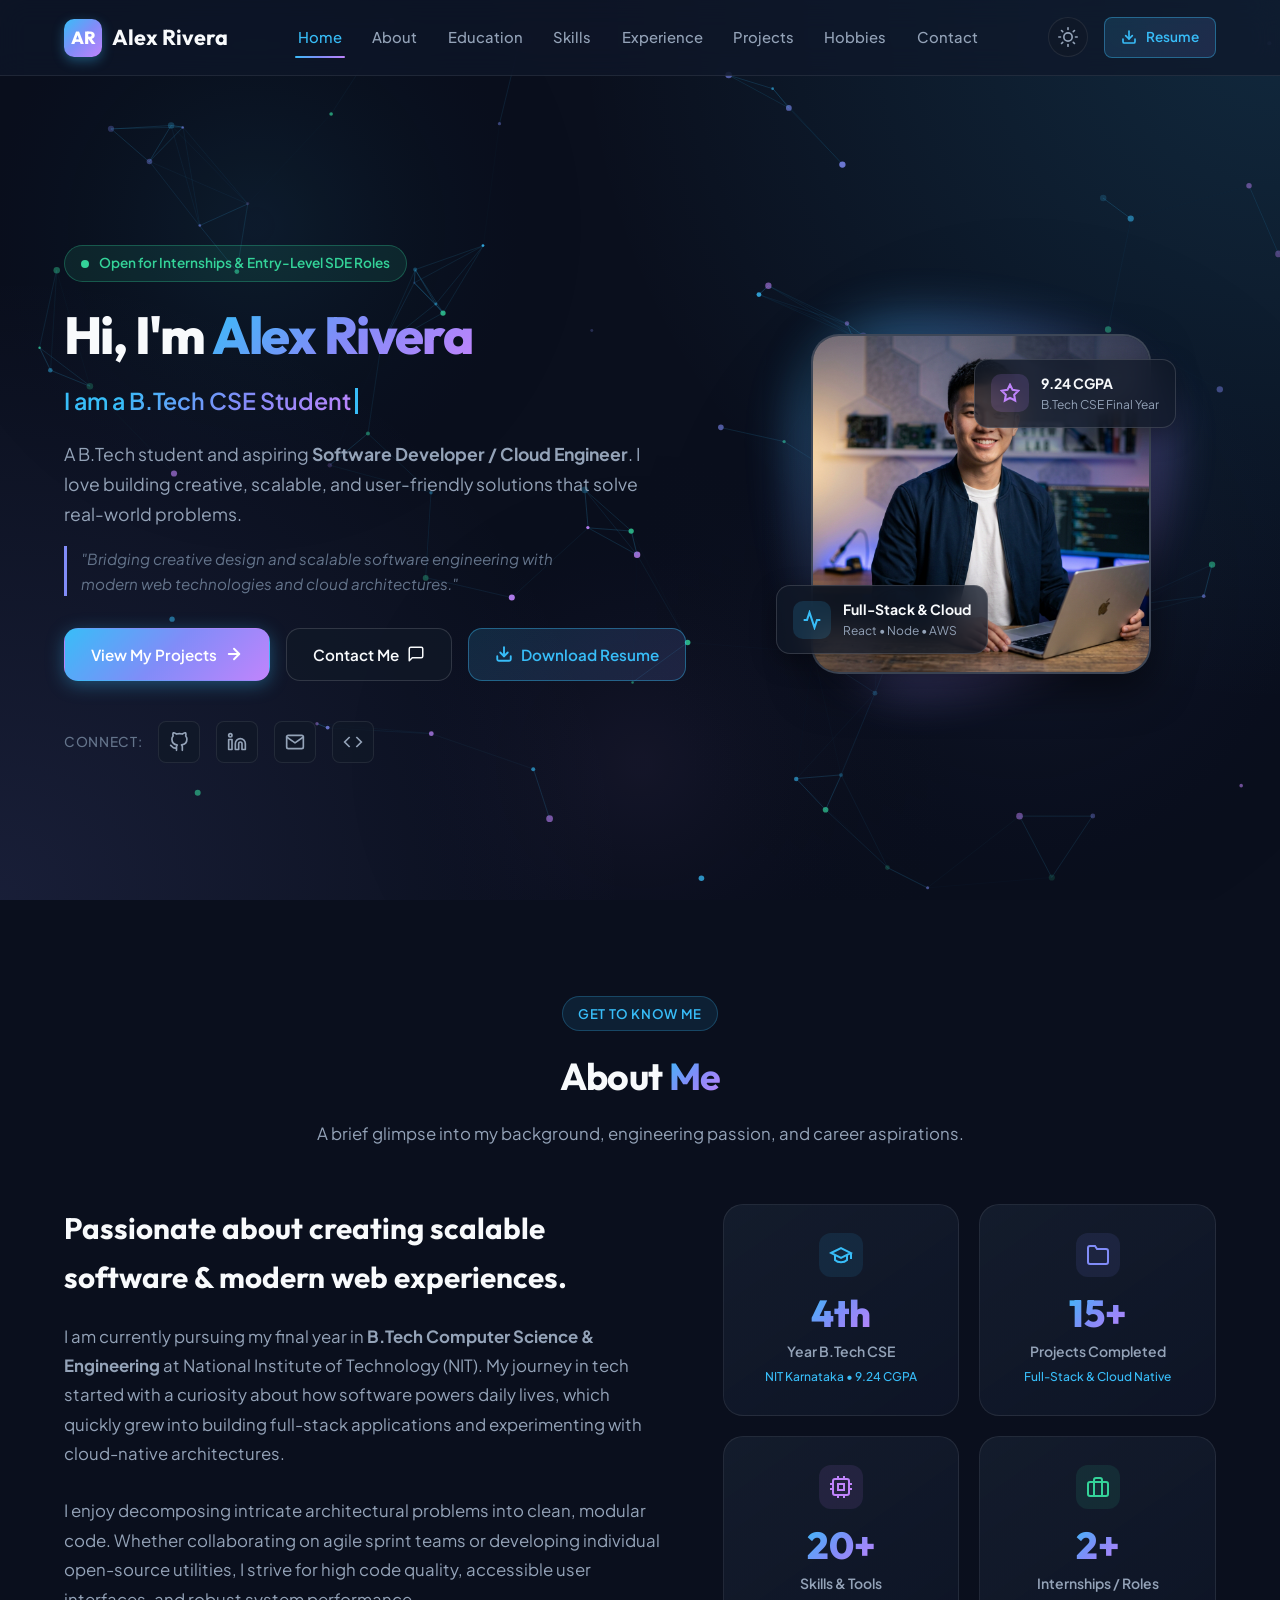
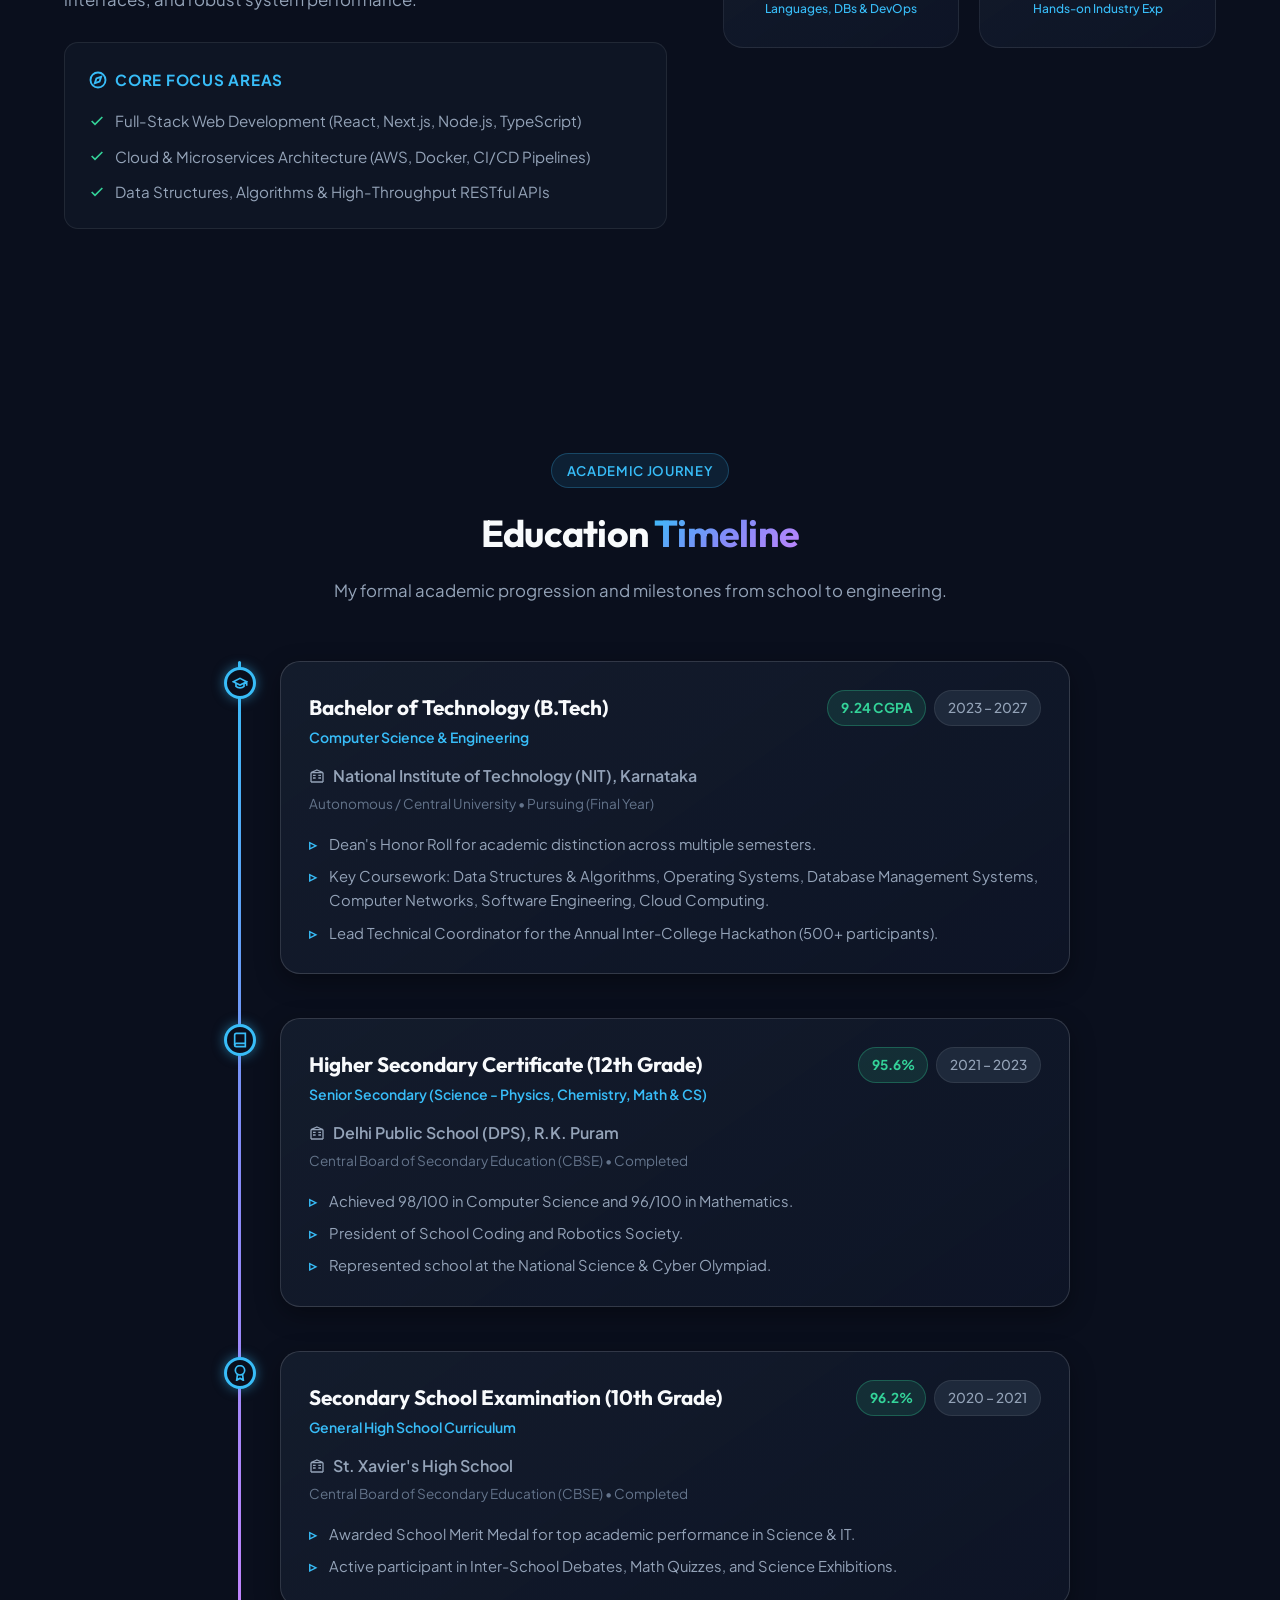
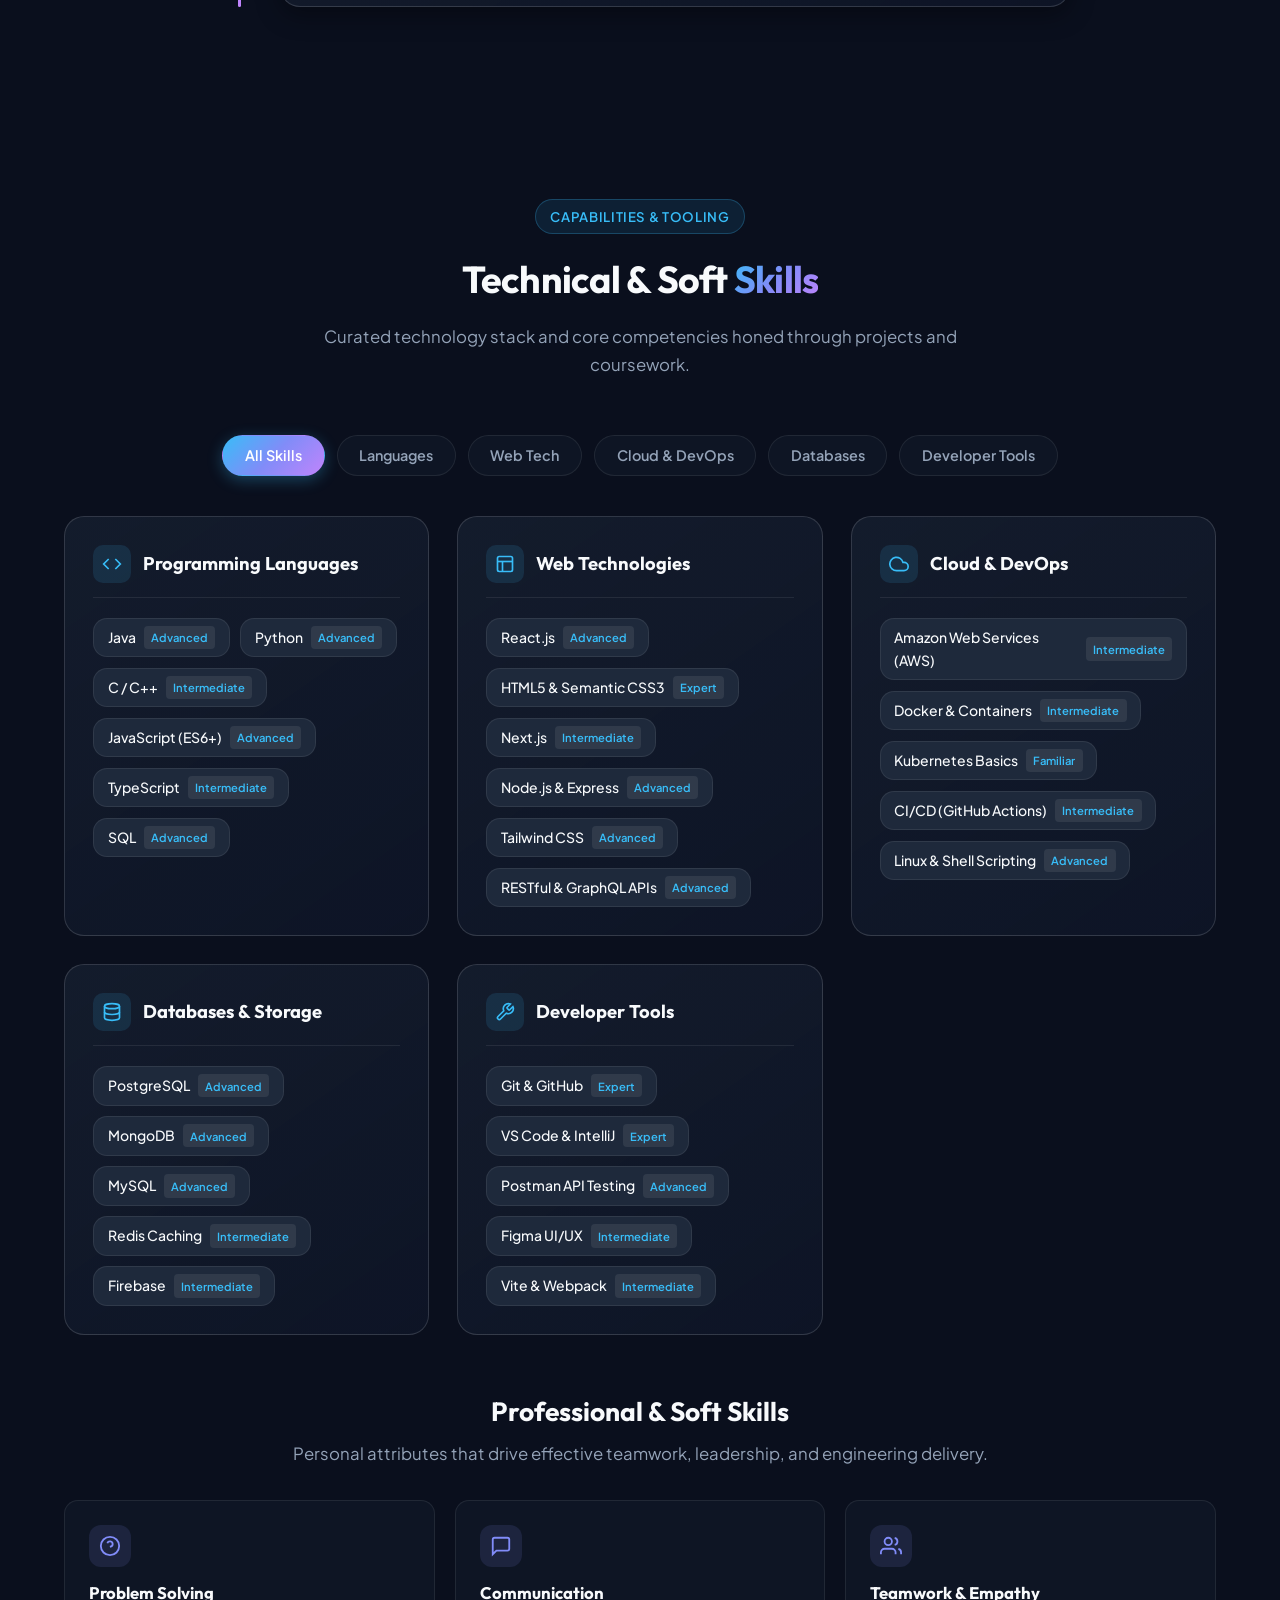
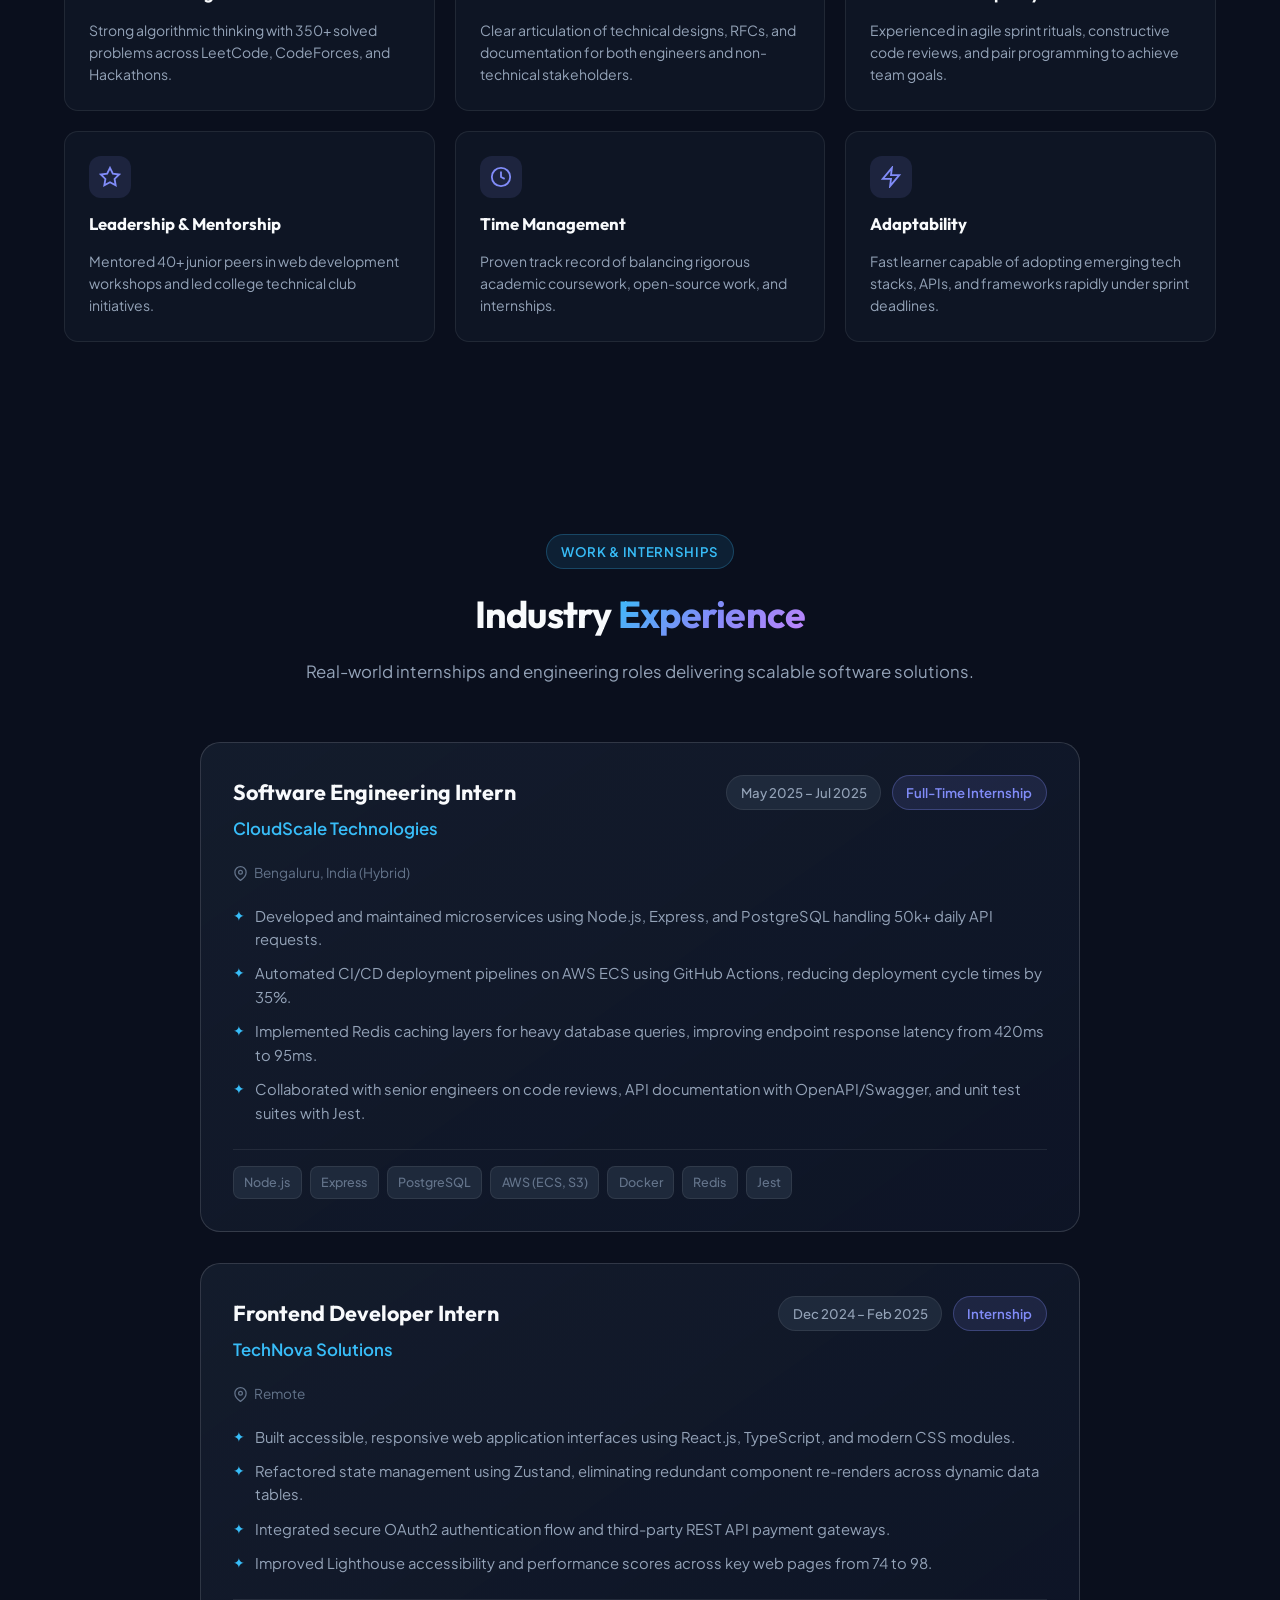
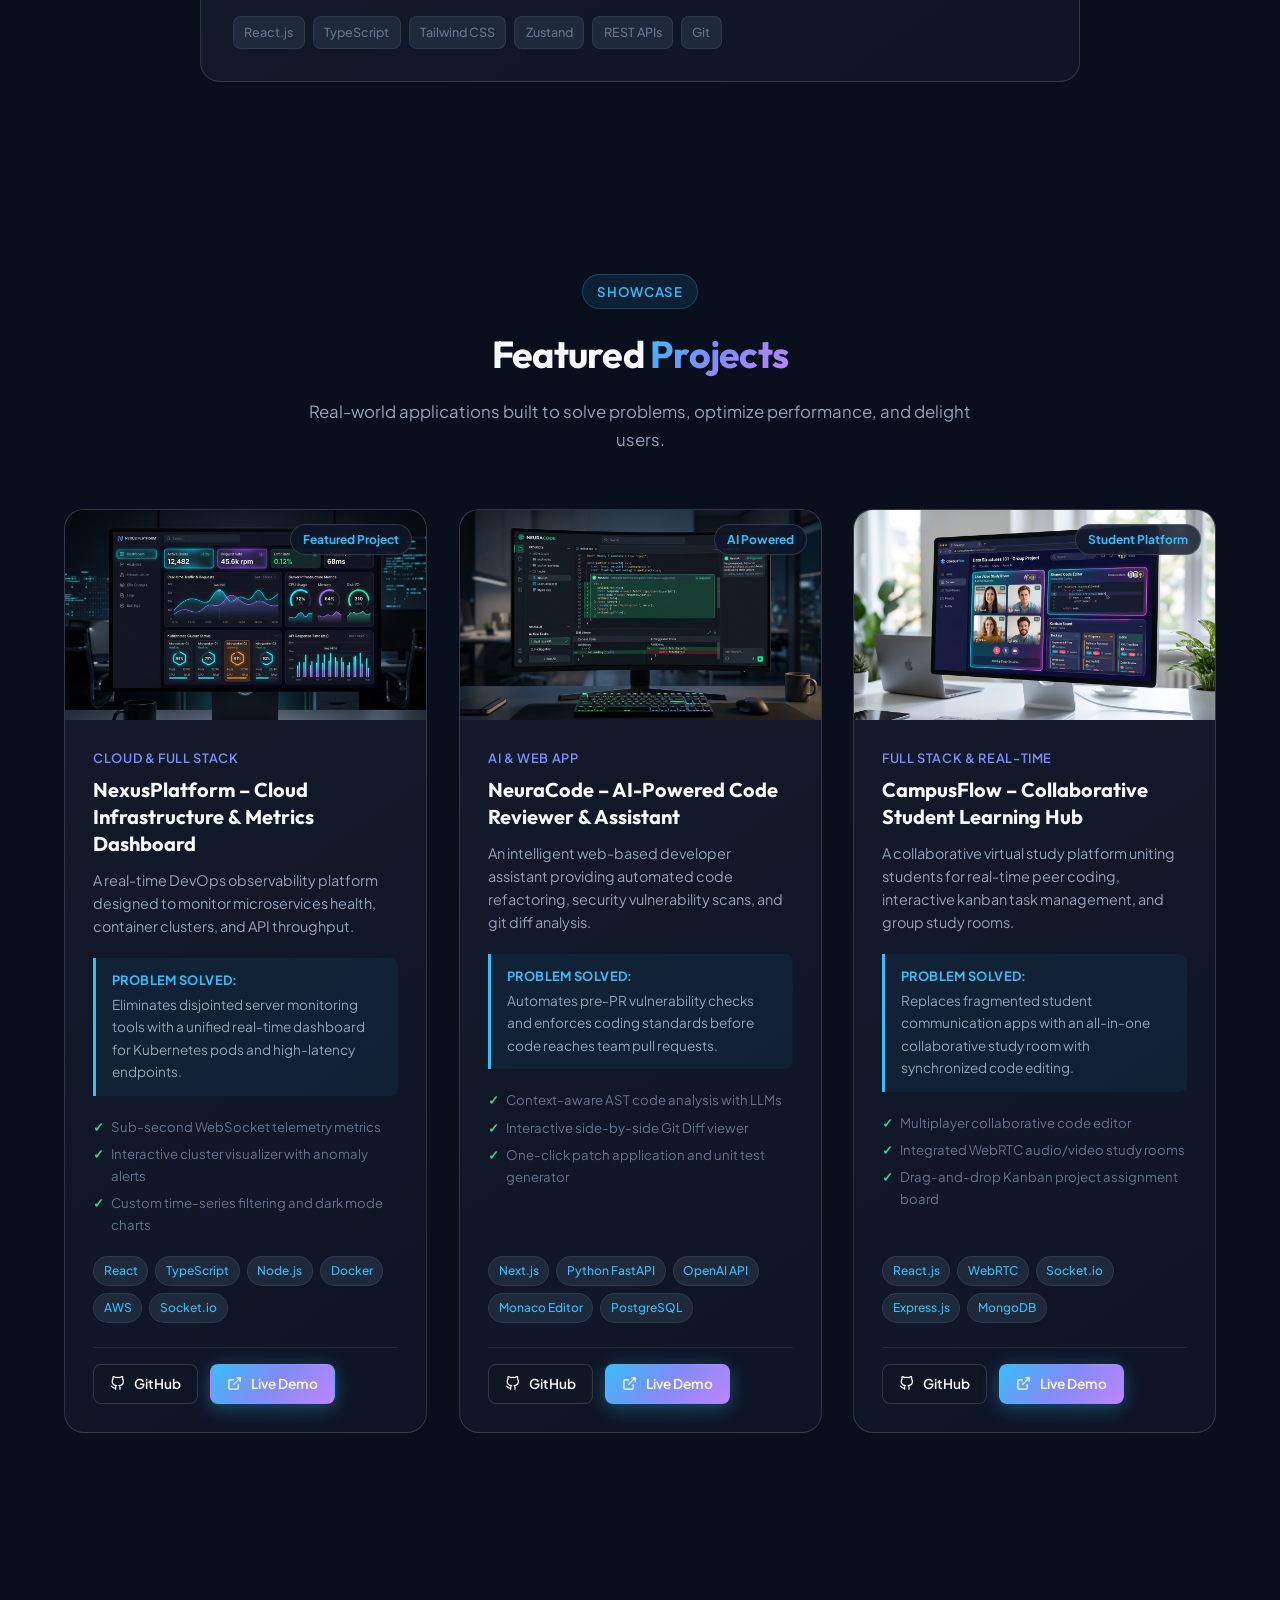
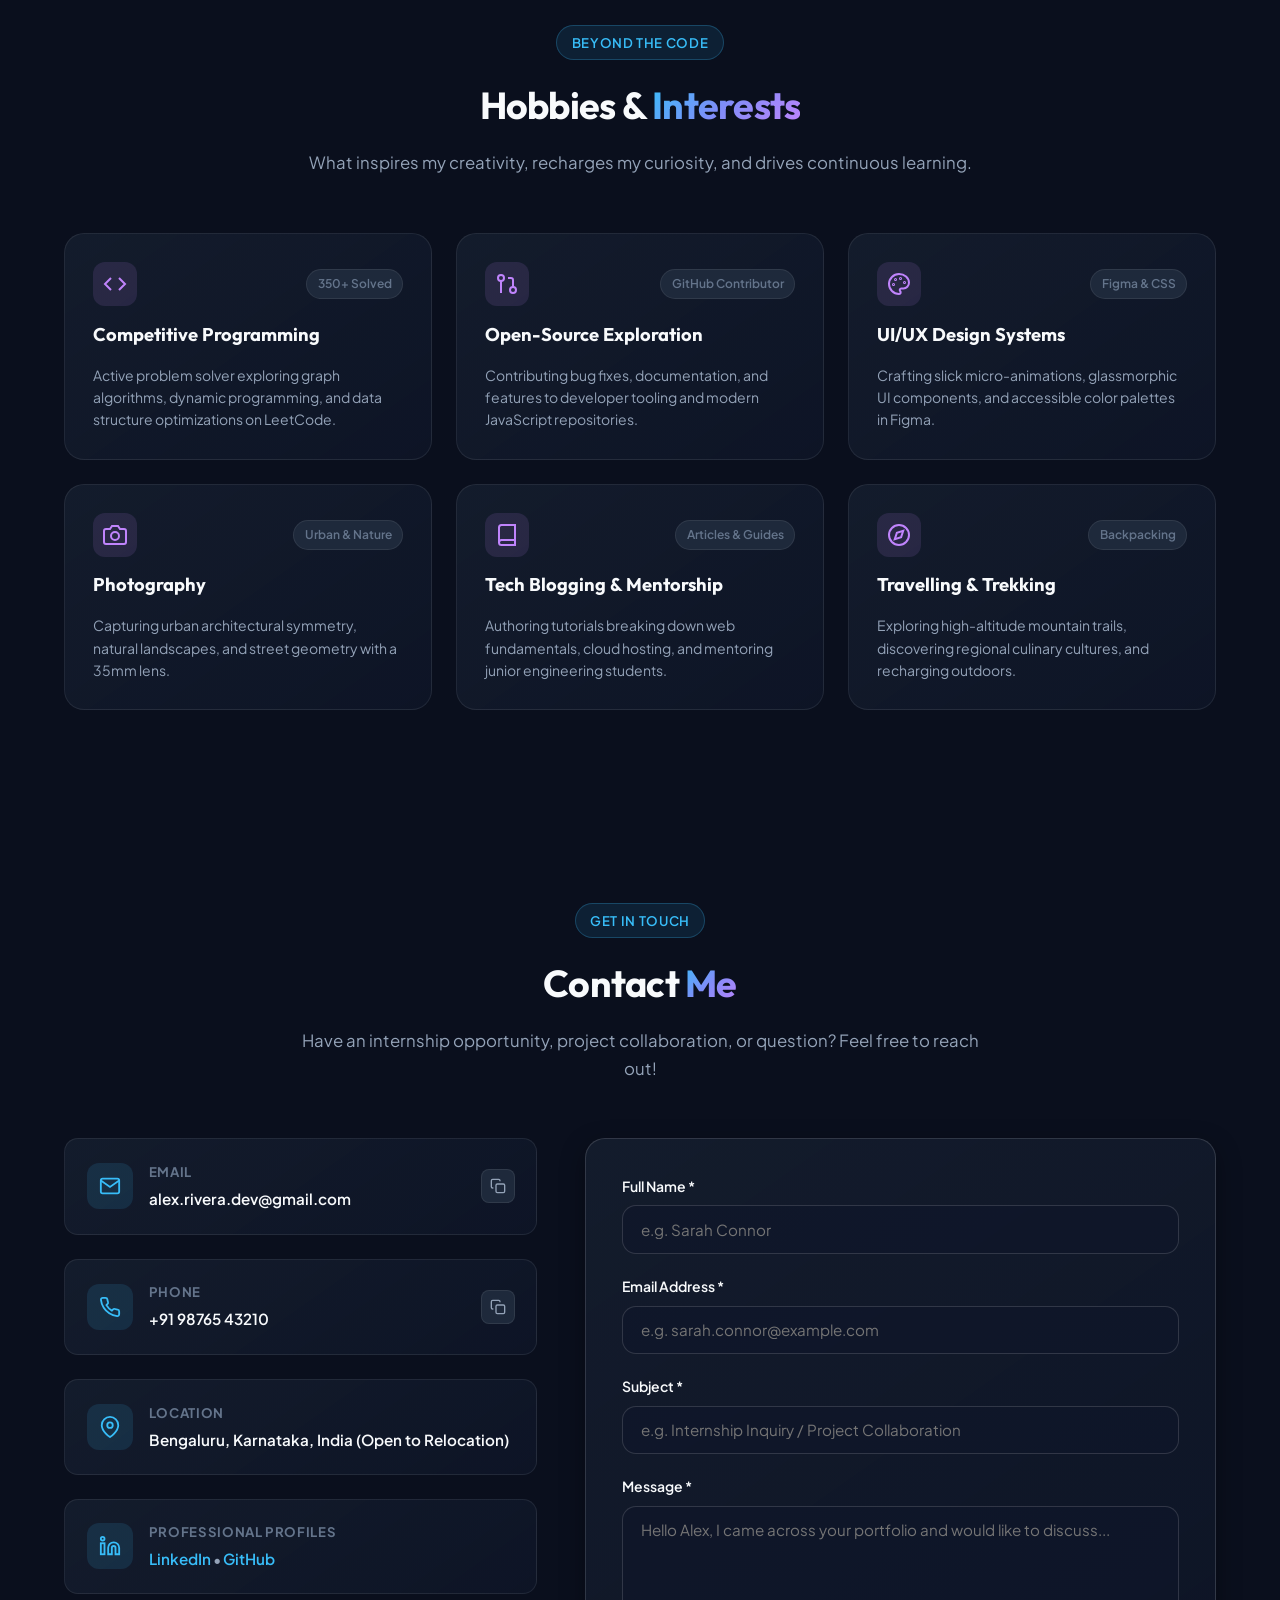
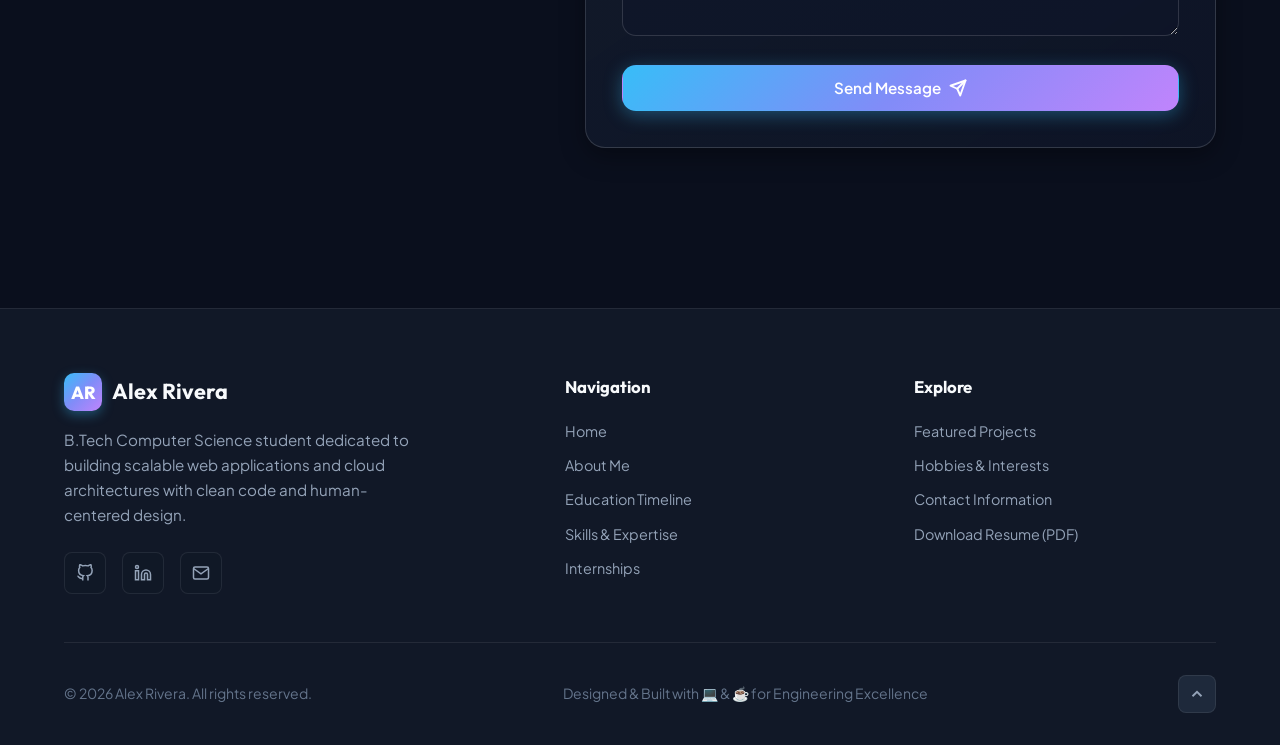
<file: index.html>
<!DOCTYPE html>
<html lang="en" data-theme="dark">
<head>
    <meta charset="UTF-8">
    <meta name="viewport" content="width=device-width, initial-scale=1.0">
    <meta name="description" content="Alex Rivera - B.Tech Computer Science student & aspiring Software Engineer / Cloud Developer. Discover my projects, skills, education, and experience.">
    <meta name="keywords" content="Alex Rivera, B.Tech CSE, Software Engineer Portfolio, Full-Stack Developer, Cloud Engineer, Web Development">
    <meta name="author" content="Alex Rivera">
    
    <!-- Open Graph Meta Tags -->
    <meta property="og:title" content="Alex Rivera | B.Tech CSE & Software Engineer Portfolio">
    <meta property="og:description" content="Personal portfolio of Alex Rivera - aspiring software engineer specializing in modern web apps and cloud solutions.">
    <meta property="og:type" content="website">
    <meta property="og:image" content="assets/images/profile.jpg">

    <title>Alex Rivera | B.Tech CSE & Aspiring Software Engineer</title>

    <!-- Google Fonts -->
    <link rel="preconnect" href="https://fonts.googleapis.com">
    <link rel="preconnect" href="https://fonts.gstatic.com" crossorigin>
    <link href="https://fonts.googleapis.com/css2?family=Outfit:wght@400;500;600;700;800&family=Plus+Jakarta+Sans:ital,wght@0,300;0,400;0,500;0,600;0,700;0,800;1,400&family=JetBrains+Mono:wght@400;500;600&display=swap" rel="stylesheet">

    <!-- Stylesheets -->
    <link rel="stylesheet" href="css/variables.css">
    <link rel="stylesheet" href="css/animations.css">
    <link rel="stylesheet" href="css/style.css">
</head>
<body>

    <!-- Live Interactive Wallpaper Canvas -->
    <canvas id="live-wallpaper-canvas" class="live-wallpaper-canvas"></canvas>

    <!-- 10. Sticky Navigation Bar -->
    <header class="site-header" id="site-header">
        <div class="container nav-container">
            <a href="#home" class="logo" aria-label="Alex Rivera Portfolio Home">
                <span class="logo-badge">AR</span>
                <span>Alex Rivera</span>
            </a>

            <nav class="nav-menu" aria-label="Main Navigation">
                <a href="#home" class="nav-link active">Home</a>
                <a href="#about" class="nav-link">About</a>
                <a href="#education" class="nav-link">Education</a>
                <a href="#skills" class="nav-link">Skills</a>
                <a href="#experience" class="nav-link">Experience</a>
                <a href="#projects" class="nav-link">Projects</a>
                <a href="#hobbies" class="nav-link">Hobbies</a>
                <a href="#contact" class="nav-link">Contact</a>
            </nav>

            <div class="nav-actions">
                <!-- Theme Toggle Button -->
                <button class="theme-toggle-btn" id="theme-toggle" title="Toggle Dark/Light Mode" aria-label="Toggle theme">
                    <!-- Icon populated dynamically via JavaScript -->
                </button>

                <!-- Download Resume Nav CTA -->
                <a href="resume/Alex_Rivera_Resume.pdf" download="Alex_Rivera_Resume.pdf" class="btn btn-sm btn-resume" title="Download Resume PDF">
                    <svg width="16" height="16" viewBox="0 0 24 24" fill="none" stroke="currentColor" stroke-width="2.5" stroke-linecap="round" stroke-linejoin="round">
                        <path d="M21 15v4a2 2 0 0 1-2 2H5a2 2 0 0 1-2-2v-4"></path>
                        <polyline points="7 10 12 15 17 10"></polyline>
                        <line x1="12" y1="15" x2="12" y2="3"></line>
                    </svg>
                    <span>Resume</span>
                </a>

                <!-- Mobile Hamburger Button -->
                <button class="hamburger-btn" id="hamburger-btn" aria-label="Toggle navigation menu" aria-expanded="false">
                    <span></span>
                    <span></span>
                    <span></span>
                </button>
            </div>
        </div>
    </header>

    <!-- Mobile Slide-out Drawer -->
    <div class="drawer-overlay" id="drawer-overlay"></div>
    <div class="mobile-drawer" id="mobile-drawer" role="dialog" aria-modal="true">
        <a href="#home" class="mobile-nav-link active">
            <svg width="18" height="18" viewBox="0 0 24 24" fill="none" stroke="currentColor" stroke-width="2"><path d="M3 9l9-7 9 7v11a2 2 0 0 1-2 2H5a2 2 0 0 1-2-2z"></path></svg>
            Home
        </a>
        <a href="#about" class="mobile-nav-link">
            <svg width="18" height="18" viewBox="0 0 24 24" fill="none" stroke="currentColor" stroke-width="2"><path d="M20 21v-2a4 4 0 0 0-4-4H8a4 4 0 0 0-4 4v2"></path><circle cx="12" cy="7" r="4"></circle></svg>
            About
        </a>
        <a href="#education" class="mobile-nav-link">
            <svg width="18" height="18" viewBox="0 0 24 24" fill="none" stroke="currentColor" stroke-width="2"><path d="M22 10v6M2 10l10-5 10 5-10 5z"></path><path d="M6 12v5c3 3 9 3 12 0v-5"></path></svg>
            Education
        </a>
        <a href="#skills" class="mobile-nav-link">
            <svg width="18" height="18" viewBox="0 0 24 24" fill="none" stroke="currentColor" stroke-width="2"><polyline points="16 18 22 12 16 6"></polyline><polyline points="8 6 2 12 8 18"></polyline></svg>
            Skills
        </a>
        <a href="#experience" class="mobile-nav-link">
            <svg width="18" height="18" viewBox="0 0 24 24" fill="none" stroke="currentColor" stroke-width="2"><rect x="2" y="7" width="20" height="14" rx="2" ry="2"></rect><path d="M16 21V5a2 2 0 0 0-2-2h-4a2 2 0 0 0-2 2v16"></path></svg>
            Experience
        </a>
        <a href="#projects" class="mobile-nav-link">
            <svg width="18" height="18" viewBox="0 0 24 24" fill="none" stroke="currentColor" stroke-width="2"><path d="M4 19.5A2.5 2.5 0 0 1 6.5 17H20"></path><path d="M6.5 2H20v20H6.5A2.5 2.5 0 0 1 4 19.5v-15A2.5 2.5 0 0 1 6.5 2z"></path></svg>
            Projects
        </a>
        <a href="#hobbies" class="mobile-nav-link">
            <svg width="18" height="18" viewBox="0 0 24 24" fill="none" stroke="currentColor" stroke-width="2"><circle cx="12" cy="12" r="10"></circle><polygon points="16.24 7.76 14.12 14.12 7.76 16.24 9.88 9.88 16.24 7.76"></polygon></svg>
            Hobbies
        </a>
        <a href="#contact" class="mobile-nav-link">
            <svg width="18" height="18" viewBox="0 0 24 24" fill="none" stroke="currentColor" stroke-width="2"><path d="M4 4h16c1.1 0 2 .9 2 2v12c0 1.1-.9 2-2 2H4c-1.1 0-2-.9-2-2V6c0-1.1.9-2 2-2z"></path><polyline points="22,6 12,13 2,6"></polyline></svg>
            Contact
        </a>
        <div style="margin-top: auto; padding-top: 1rem; border-top: 1px solid var(--border-subtle);">
            <a href="resume/Alex_Rivera_Resume.pdf" download="Alex_Rivera_Resume.pdf" class="btn btn-primary btn-shimmer" style="width: 100%;">
                <svg width="16" height="16" viewBox="0 0 24 24" fill="none" stroke="currentColor" stroke-width="2.5"><path d="M21 15v4a2 2 0 0 1-2 2H5a2 2 0 0 1-2-2v-4"></path><polyline points="7 10 12 15 17 10"></polyline><line x1="12" y1="15" x2="12" y2="3"></line></svg>
                Download Resume
            </a>
        </div>
    </div>

    <main id="main-content">
        <!-- 1. Home / Hero Section -->
        <section class="hero-section" id="home">
            <div class="container">
                <div class="hero-grid">
                    <div class="hero-content reveal-init">
                        <!-- Live Status Badge -->
                        <div class="hero-status">
                            <span class="status-dot status-dot-pulse"></span>
                            <span>Open for Internships & Entry-Level SDE Roles</span>
                        </div>

                        <h1 class="hero-title">
                            Hi, I'm <span class="gradient-text">Alex Rivera</span>
                        </h1>

                        <!-- Dynamic Typewriter Text -->
                        <div class="hero-typewriter-container">
                            <span class="typewriter-prefix">I am a&nbsp;</span>
                            <span id="typewriter-text" class="gradient-text"></span>
                            <span class="typing-cursor"></span>
                        </div>

                        <p class="hero-intro">
                            A B.Tech student and aspiring <strong>Software Developer / Cloud Engineer</strong>. I love building creative, scalable, and user-friendly solutions that solve real-world problems.
                        </p>

                        <p class="hero-tagline">
                            "Bridging creative design and scalable software engineering with modern web technologies and cloud architectures."
                        </p>

                        <!-- CTA Group -->
                        <div class="hero-cta-group">
                            <a href="#projects" class="btn btn-primary btn-shimmer">
                                <span>View My Projects</span>
                                <svg width="18" height="18" viewBox="0 0 24 24" fill="none" stroke="currentColor" stroke-width="2.5" stroke-linecap="round" stroke-linejoin="round"><line x1="5" y1="12" x2="19" y2="12"></line><polyline points="12 5 19 12 12 19"></polyline></svg>
                            </a>
                            <a href="#contact" class="btn btn-secondary hover-lift">
                                <span>Contact Me</span>
                                <svg width="18" height="18" viewBox="0 0 24 24" fill="none" stroke="currentColor" stroke-width="2" stroke-linecap="round" stroke-linejoin="round"><path d="M21 15a2 2 0 0 1-2 2H7l-4 4V5a2 2 0 0 1 2-2h14a2 2 0 0 1 2 2z"></path></svg>
                            </a>
                            <!-- Prominent Download Resume Button on Hero -->
                            <a href="resume/Alex_Rivera_Resume.pdf" download="Alex_Rivera_Resume.pdf" class="btn btn-resume hover-lift" title="Download Resume PDF">
                                <svg width="18" height="18" viewBox="0 0 24 24" fill="none" stroke="currentColor" stroke-width="2.5" stroke-linecap="round" stroke-linejoin="round"><path d="M21 15v4a2 2 0 0 1-2 2H5a2 2 0 0 1-2-2v-4"></path><polyline points="7 10 12 15 17 10"></polyline><line x1="12" y1="15" x2="12" y2="3"></line></svg>
                                <span>Download Resume</span>
                            </a>
                        </div>

                        <!-- Social Media Links -->
                        <div class="hero-socials">
                            <span class="hero-social-label">Connect:</span>
                            <a href="https://github.com/alexrivera-dev" target="_blank" rel="noopener noreferrer" class="social-icon-link" aria-label="GitHub Profile" title="GitHub">
                                <svg width="20" height="20" viewBox="0 0 24 24" fill="none" stroke="currentColor" stroke-width="2" stroke-linecap="round" stroke-linejoin="round"><path d="M9 19c-5 1.5-5-2.5-7-3m14 6v-3.87a3.37 3.37 0 0 0-.94-2.61c3.14-.35 6.44-1.54 6.44-7A5.44 5.44 0 0 0 20 4.77 5.07 5.07 0 0 0 19.91 1S18.73.65 16 2.48a13.38 13.38 0 0 0-7 0C6.27.65 5.09 1 5.09 1A5.07 5.07 0 0 0 5 4.77a5.44 5.44 0 0 0-1.5 3.78c0 5.42 3.3 6.61 6.44 7A3.37 3.37 0 0 0 9 18.13V22"></path></svg>
                            </a>
                            <a href="https://linkedin.com/in/alexrivera-dev" target="_blank" rel="noopener noreferrer" class="social-icon-link" aria-label="LinkedIn Profile" title="LinkedIn">
                                <svg width="20" height="20" viewBox="0 0 24 24" fill="none" stroke="currentColor" stroke-width="2" stroke-linecap="round" stroke-linejoin="round"><path d="M16 8a6 6 0 0 1 6 6v7h-4v-7a2 2 0 0 0-2-2 2 2 0 0 0-2 2v7h-4v-7a6 6 0 0 1 6-6z"></path><rect x="2" y="9" width="4" height="12"></rect><circle cx="4" cy="4" r="2"></circle></svg>
                            </a>
                            <a href="mailto:alex.rivera.dev@gmail.com" class="social-icon-link" aria-label="Email Contact" title="Email Me">
                                <svg width="20" height="20" viewBox="0 0 24 24" fill="none" stroke="currentColor" stroke-width="2" stroke-linecap="round" stroke-linejoin="round"><path d="M4 4h16c1.1 0 2 .9 2 2v12c0 1.1-.9 2-2 2H4c-1.1 0-2-.9-2-2V6c0-1.1.9-2 2-2z"></path><polyline points="22,6 12,13 2,6"></polyline></svg>
                            </a>
                            <a href="https://leetcode.com" target="_blank" rel="noopener noreferrer" class="social-icon-link" aria-label="LeetCode Profile" title="LeetCode (350+ Solved)">
                                <svg width="20" height="20" viewBox="0 0 24 24" fill="none" stroke="currentColor" stroke-width="2"><polyline points="16 18 22 12 16 6"></polyline><polyline points="8 6 2 12 8 18"></polyline></svg>
                            </a>
                        </div>
                    </div>

                    <!-- Profile Visual with Floating Cards -->
                    <div class="hero-visual reveal-right">
                        <div class="avatar-wrapper">
                            <div class="avatar-ambient-glow animate-pulse-glow"></div>
                            <div class="avatar-img-container">
                                <img src="assets/images/profile.jpg" alt="Alex Rivera - B.Tech CSE Student" class="avatar-img" width="340" height="340" loading="eager">
                            </div>

                            <!-- Floating Badge Left: Experience/Internship -->
                            <div class="hero-floating-card card-left animate-float">
                                <div class="float-icon-box">
                                    <svg width="20" height="20" viewBox="0 0 24 24" fill="none" stroke="currentColor" stroke-width="2.5"><polyline points="22 12 18 12 15 21 9 3 6 12 2 12"></polyline></svg>
                                </div>
                                <div class="float-text">
                                    <h4>Full-Stack & Cloud</h4>
                                    <p>React • Node • AWS</p>
                                </div>
                            </div>

                            <!-- Floating Badge Right: Academic Excellence -->
                            <div class="hero-floating-card card-right animate-float-delayed">
                                <div class="float-icon-box">
                                    <svg width="20" height="20" viewBox="0 0 24 24" fill="none" stroke="currentColor" stroke-width="2.5"><polygon points="12 2 15.09 8.26 22 9.27 17 14.14 18.18 21.02 12 17.77 5.82 21.02 7 14.14 2 9.27 8.91 8.26 12 2"></polygon></svg>
                                </div>
                                <div class="float-text">
                                    <h4>9.24 CGPA</h4>
                                    <p>B.Tech CSE Final Year</p>
                                </div>
                            </div>
                        </div>
                    </div>
                </div>
            </div>
        </section>

        <!-- 2. About Me Section -->
        <section class="section" id="about">
            <div class="container">
                <div class="section-header reveal-init">
                    <span class="section-badge">Get To Know Me</span>
                    <h2 class="section-title">About <span class="gradient-text">Me</span></h2>
                    <p class="section-subtitle">A brief glimpse into my background, engineering passion, and career aspirations.</p>
                </div>

                <div class="about-grid">
                    <div class="about-content reveal-left">
                        <h3>Passionate about creating scalable software & modern web experiences.</h3>
                        <p class="about-bio">
                            I am currently pursuing my final year in <strong>B.Tech Computer Science & Engineering</strong> at National Institute of Technology (NIT). My journey in tech started with a curiosity about how software powers daily lives, which quickly grew into building full-stack applications and experimenting with cloud-native architectures.
                        </p>
                        <p class="about-bio">
                            I enjoy decomposing intricate architectural problems into clean, modular code. Whether collaborating on agile sprint teams or developing individual open-source utilities, I strive for high code quality, accessible user interfaces, and robust system performance.
                        </p>

                        <!-- Career Interests Box -->
                        <div class="about-highlights">
                            <h4>
                                <svg width="18" height="18" viewBox="0 0 24 24" fill="none" stroke="currentColor" stroke-width="2.5"><circle cx="12" cy="12" r="10"></circle><polygon points="16.24 7.76 14.12 14.12 7.76 16.24 9.88 9.88 16.24 7.76"></polygon></svg>
                                Core Focus Areas
                            </h4>
                            <div class="career-interest-list">
                                <div class="career-interest-item">
                                    <svg width="16" height="16" viewBox="0 0 24 24" fill="none" stroke="currentColor" stroke-width="2.5"><polyline points="20 6 9 17 4 12"></polyline></svg>
                                    <span>Full-Stack Web Development (React, Next.js, Node.js, TypeScript)</span>
                                </div>
                                <div class="career-interest-item">
                                    <svg width="16" height="16" viewBox="0 0 24 24" fill="none" stroke="currentColor" stroke-width="2.5"><polyline points="20 6 9 17 4 12"></polyline></svg>
                                    <span>Cloud & Microservices Architecture (AWS, Docker, CI/CD Pipelines)</span>
                                </div>
                                <div class="career-interest-item">
                                    <svg width="16" height="16" viewBox="0 0 24 24" fill="none" stroke="currentColor" stroke-width="2.5"><polyline points="20 6 9 17 4 12"></polyline></svg>
                                    <span>Data Structures, Algorithms & High-Throughput RESTful APIs</span>
                                </div>
                            </div>
                        </div>
                    </div>

                    <!-- Quick Statistics Cards Grid -->
                    <div class="stats-grid reveal-right">
                        <div class="stat-card hover-lift">
                            <div class="stat-icon">
                                <svg width="24" height="24" viewBox="0 0 24 24" fill="none" stroke="currentColor" stroke-width="2"><path d="M22 10v6M2 10l10-5 10 5-10 5z"></path><path d="M6 12v5c3 3 9 3 12 0v-5"></path></svg>
                            </div>
                            <div class="stat-number-wrapper">
                                <span class="stat-number gradient-text" data-target="4" data-suffix="th">0</span>
                            </div>
                            <div class="stat-label">Year B.Tech CSE</div>
                            <div class="stat-highlight">NIT Karnataka • 9.24 CGPA</div>
                        </div>

                        <div class="stat-card hover-lift">
                            <div class="stat-icon">
                                <svg width="24" height="24" viewBox="0 0 24 24" fill="none" stroke="currentColor" stroke-width="2"><path d="M22 19a2 2 0 0 1-2 2H4a2 2 0 0 1-2-2V5a2 2 0 0 1 2-2h5l2 3h9a2 2 0 0 1 2 2z"></path></svg>
                            </div>
                            <div class="stat-number-wrapper">
                                <span class="stat-number gradient-text" data-target="15" data-suffix="+">0</span>
                            </div>
                            <div class="stat-label">Projects Completed</div>
                            <div class="stat-highlight">Full-Stack & Cloud Native</div>
                        </div>

                        <div class="stat-card hover-lift">
                            <div class="stat-icon">
                                <svg width="24" height="24" viewBox="0 0 24 24" fill="none" stroke="currentColor" stroke-width="2"><rect x="4" y="4" width="16" height="16" rx="2" ry="2"></rect><rect x="9" y="9" width="6" height="6"></rect><line x1="9" y1="1" x2="9" y2="4"></line><line x1="15" y1="1" x2="15" y2="4"></line><line x1="9" y1="20" x2="9" y2="23"></line><line x1="15" y1="20" x2="15" y2="23"></line><line x1="20" y1="9" x2="23" y2="9"></line><line x1="20" y1="14" x2="23" y2="14"></line><line x1="1" y1="9" x2="4" y2="9"></line><line x1="1" y1="14" x2="4" y2="14"></line></svg>
                            </div>
                            <div class="stat-number-wrapper">
                                <span class="stat-number gradient-text" data-target="20" data-suffix="+">0</span>
                            </div>
                            <div class="stat-label">Skills & Tools</div>
                            <div class="stat-highlight">Languages, DBs & DevOps</div>
                        </div>

                        <div class="stat-card hover-lift">
                            <div class="stat-icon">
                                <svg width="24" height="24" viewBox="0 0 24 24" fill="none" stroke="currentColor" stroke-width="2"><rect x="2" y="7" width="20" height="14" rx="2" ry="2"></rect><path d="M16 21V5a2 2 0 0 0-2-2h-4a2 2 0 0 0-2 2v16"></path></svg>
                            </div>
                            <div class="stat-number-wrapper">
                                <span class="stat-number gradient-text" data-target="2" data-suffix="+">0</span>
                            </div>
                            <div class="stat-label">Internships / Roles</div>
                            <div class="stat-highlight">Hands-on Industry Exp</div>
                        </div>
                    </div>
                </div>
            </div>
        </section>

        <!-- 3. Education Timeline Section -->
        <section class="section" id="education">
            <div class="container">
                <div class="section-header reveal-init">
                    <span class="section-badge">Academic Journey</span>
                    <h2 class="section-title">Education <span class="gradient-text">Timeline</span></h2>
                    <p class="section-subtitle">My formal academic progression and milestones from school to engineering.</p>
                </div>

                <div class="timeline-container">
                    <!-- B.Tech Card -->
                    <div class="timeline-item reveal-init">
                        <div class="timeline-node">
                            <svg width="16" height="16" viewBox="0 0 24 24" fill="none" stroke="currentColor" stroke-width="2.5"><path d="M22 10v6M2 10l10-5 10 5-10 5z"></path><path d="M6 12v5c3 3 9 3 12 0v-5"></path></svg>
                        </div>
                        <div class="timeline-card hover-lift">
                            <div class="timeline-header">
                                <div>
                                    <h3 class="timeline-degree">Bachelor of Technology (B.Tech)</h3>
                                    <span class="timeline-level">Computer Science & Engineering</span>
                                </div>
                                <div class="timeline-badges">
                                    <span class="score-badge">9.24 CGPA</span>
                                    <span class="year-badge">2023 – 2027</span>
                                </div>
                            </div>
                            <div class="timeline-institution">
                                <svg width="16" height="16" viewBox="0 0 24 24" fill="none" stroke="currentColor" stroke-width="2"><path d="M3 21h18M3 7v14M21 7v14M6 11h4M6 15h4M14 11h4M14 15h4M12 3l9 4H3l9-4z"></path></svg>
                                <span>National Institute of Technology (NIT), Karnataka</span>
                            </div>
                            <div class="timeline-board">Autonomous / Central University • Pursuing (Final Year)</div>
                            <ul class="timeline-bullets">
                                <li>Dean's Honor Roll for academic distinction across multiple semesters.</li>
                                <li>Key Coursework: Data Structures & Algorithms, Operating Systems, Database Management Systems, Computer Networks, Software Engineering, Cloud Computing.</li>
                                <li>Lead Technical Coordinator for the Annual Inter-College Hackathon (500+ participants).</li>
                            </ul>
                        </div>
                    </div>

                    <!-- 12th Grade Card -->
                    <div class="timeline-item reveal-init">
                        <div class="timeline-node">
                            <svg width="16" height="16" viewBox="0 0 24 24" fill="none" stroke="currentColor" stroke-width="2.5"><path d="M4 19.5A2.5 2.5 0 0 1 6.5 17H20"></path><path d="M6.5 2H20v20H6.5A2.5 2.5 0 0 1 4 19.5v-15A2.5 2.5 0 0 1 6.5 2z"></path></svg>
                        </div>
                        <div class="timeline-card hover-lift">
                            <div class="timeline-header">
                                <div>
                                    <h3 class="timeline-degree">Higher Secondary Certificate (12th Grade)</h3>
                                    <span class="timeline-level">Senior Secondary (Science - Physics, Chemistry, Math & CS)</span>
                                </div>
                                <div class="timeline-badges">
                                    <span class="score-badge">95.6%</span>
                                    <span class="year-badge">2021 – 2023</span>
                                </div>
                            </div>
                            <div class="timeline-institution">
                                <svg width="16" height="16" viewBox="0 0 24 24" fill="none" stroke="currentColor" stroke-width="2"><path d="M3 21h18M3 7v14M21 7v14M6 11h4M6 15h4M14 11h4M14 15h4M12 3l9 4H3l9-4z"></path></svg>
                                <span>Delhi Public School (DPS), R.K. Puram</span>
                            </div>
                            <div class="timeline-board">Central Board of Secondary Education (CBSE) • Completed</div>
                            <ul class="timeline-bullets">
                                <li>Achieved 98/100 in Computer Science and 96/100 in Mathematics.</li>
                                <li>President of School Coding and Robotics Society.</li>
                                <li>Represented school at the National Science & Cyber Olympiad.</li>
                            </ul>
                        </div>
                    </div>

                    <!-- 10th Grade Card -->
                    <div class="timeline-item reveal-init">
                        <div class="timeline-node">
                            <svg width="16" height="16" viewBox="0 0 24 24" fill="none" stroke="currentColor" stroke-width="2.5"><circle cx="12" cy="8" r="7"></circle><polyline points="8.21 13.89 7 23 12 20 17 23 15.79 13.88"></polyline></svg>
                        </div>
                        <div class="timeline-card hover-lift">
                            <div class="timeline-header">
                                <div>
                                    <h3 class="timeline-degree">Secondary School Examination (10th Grade)</h3>
                                    <span class="timeline-level">General High School Curriculum</span>
                                </div>
                                <div class="timeline-badges">
                                    <span class="score-badge">96.2%</span>
                                    <span class="year-badge">2020 – 2021</span>
                                </div>
                            </div>
                            <div class="timeline-institution">
                                <svg width="16" height="16" viewBox="0 0 24 24" fill="none" stroke="currentColor" stroke-width="2"><path d="M3 21h18M3 7v14M21 7v14M6 11h4M6 15h4M14 11h4M14 15h4M12 3l9 4H3l9-4z"></path></svg>
                                <span>St. Xavier's High School</span>
                            </div>
                            <div class="timeline-board">Central Board of Secondary Education (CBSE) • Completed</div>
                            <ul class="timeline-bullets">
                                <li>Awarded School Merit Medal for top academic performance in Science & IT.</li>
                                <li>Active participant in Inter-School Debates, Math Quizzes, and Science Exhibitions.</li>
                            </ul>
                        </div>
                    </div>
                </div>
            </div>
        </section>

        <!-- 4. Skills Section -->
        <section class="section" id="skills">
            <div class="container">
                <div class="section-header reveal-init">
                    <span class="section-badge">Capabilities & Tooling</span>
                    <h2 class="section-title">Technical & Soft <span class="gradient-text">Skills</span></h2>
                    <p class="section-subtitle">Curated technology stack and core competencies honed through projects and coursework.</p>
                </div>

                <!-- Skill Filter Tabs -->
                <div class="skills-tabs-container reveal-init">
                    <button class="skill-tab-btn active" data-filter="all">All Skills</button>
                    <button class="skill-tab-btn" data-filter="languages">Languages</button>
                    <button class="skill-tab-btn" data-filter="web">Web Tech</button>
                    <button class="skill-tab-btn" data-filter="cloud">Cloud & DevOps</button>
                    <button class="skill-tab-btn" data-filter="database">Databases</button>
                    <button class="skill-tab-btn" data-filter="tools">Developer Tools</button>
                </div>

                <!-- Technical Skills Categorized Grid -->
                <div class="skills-grid-wrapper reveal-init">
                    <!-- Programming Languages -->
                    <div class="skill-category-card hover-lift" data-category="languages">
                        <div class="category-header">
                            <div class="category-icon">
                                <svg width="20" height="20" viewBox="0 0 24 24" fill="none" stroke="currentColor" stroke-width="2"><polyline points="16 18 22 12 16 6"></polyline><polyline points="8 6 2 12 8 18"></polyline></svg>
                            </div>
                            <h3 class="category-title">Programming Languages</h3>
                        </div>
                        <div class="skills-pill-list">
                            <span class="skill-pill">Java <span class="skill-level-tag">Advanced</span></span>
                            <span class="skill-pill">Python <span class="skill-level-tag">Advanced</span></span>
                            <span class="skill-pill">C / C++ <span class="skill-level-tag">Intermediate</span></span>
                            <span class="skill-pill">JavaScript (ES6+) <span class="skill-level-tag">Advanced</span></span>
                            <span class="skill-pill">TypeScript <span class="skill-level-tag">Intermediate</span></span>
                            <span class="skill-pill">SQL <span class="skill-level-tag">Advanced</span></span>
                        </div>
                    </div>

                    <!-- Web Technologies -->
                    <div class="skill-category-card hover-lift" data-category="web">
                        <div class="category-header">
                            <div class="category-icon">
                                <svg width="20" height="20" viewBox="0 0 24 24" fill="none" stroke="currentColor" stroke-width="2"><rect x="3" y="3" width="18" height="18" rx="2" ry="2"></rect><line x1="3" y1="9" x2="21" y2="9"></line><line x1="9" y1="21" x2="9" y2="9"></line></svg>
                            </div>
                            <h3 class="category-title">Web Technologies</h3>
                        </div>
                        <div class="skills-pill-list">
                            <span class="skill-pill">React.js <span class="skill-level-tag">Advanced</span></span>
                            <span class="skill-pill">HTML5 & Semantic CSS3 <span class="skill-level-tag">Expert</span></span>
                            <span class="skill-pill">Next.js <span class="skill-level-tag">Intermediate</span></span>
                            <span class="skill-pill">Node.js & Express <span class="skill-level-tag">Advanced</span></span>
                            <span class="skill-pill">Tailwind CSS <span class="skill-level-tag">Advanced</span></span>
                            <span class="skill-pill">RESTful & GraphQL APIs <span class="skill-level-tag">Advanced</span></span>
                        </div>
                    </div>

                    <!-- Cloud & DevOps -->
                    <div class="skill-category-card hover-lift" data-category="cloud">
                        <div class="category-header">
                            <div class="category-icon">
                                <svg width="20" height="20" viewBox="0 0 24 24" fill="none" stroke="currentColor" stroke-width="2"><path d="M18 10h-1.26A8 8 0 1 0 9 20h9a5 5 0 0 0 0-10z"></path></svg>
                            </div>
                            <h3 class="category-title">Cloud & DevOps</h3>
                        </div>
                        <div class="skills-pill-list">
                            <span class="skill-pill">Amazon Web Services (AWS) <span class="skill-level-tag">Intermediate</span></span>
                            <span class="skill-pill">Docker & Containers <span class="skill-level-tag">Intermediate</span></span>
                            <span class="skill-pill">Kubernetes Basics <span class="skill-level-tag">Familiar</span></span>
                            <span class="skill-pill">CI/CD (GitHub Actions) <span class="skill-level-tag">Intermediate</span></span>
                            <span class="skill-pill">Linux & Shell Scripting <span class="skill-level-tag">Advanced</span></span>
                        </div>
                    </div>

                    <!-- Databases -->
                    <div class="skill-category-card hover-lift" data-category="database">
                        <div class="category-header">
                            <div class="category-icon">
                                <svg width="20" height="20" viewBox="0 0 24 24" fill="none" stroke="currentColor" stroke-width="2"><ellipse cx="12" cy="5" rx="9" ry="3"></ellipse><path d="M21 12c0 1.66-4 3-9 3s-9-1.34-9-3"></path><path d="M3 5v14c0 1.66 4 3 9 3s9-1.34 9-3V5"></path></svg>
                            </div>
                            <h3 class="category-title">Databases & Storage</h3>
                        </div>
                        <div class="skills-pill-list">
                            <span class="skill-pill">PostgreSQL <span class="skill-level-tag">Advanced</span></span>
                            <span class="skill-pill">MongoDB <span class="skill-level-tag">Advanced</span></span>
                            <span class="skill-pill">MySQL <span class="skill-level-tag">Advanced</span></span>
                            <span class="skill-pill">Redis Caching <span class="skill-level-tag">Intermediate</span></span>
                            <span class="skill-pill">Firebase <span class="skill-level-tag">Intermediate</span></span>
                        </div>
                    </div>

                    <!-- Developer Tools -->
                    <div class="skill-category-card hover-lift" data-category="tools">
                        <div class="category-header">
                            <div class="category-icon">
                                <svg width="20" height="20" viewBox="0 0 24 24" fill="none" stroke="currentColor" stroke-width="2"><path d="M14.7 6.3a1 1 0 0 0 0 1.4l1.6 1.6a1 1 0 0 0 1.4 0l3.77-3.77a6 6 0 0 1-7.94 7.94l-6.91 6.91a2.12 2.12 0 0 1-3-3l6.91-6.91a6 6 0 0 1 7.94-7.94l-3.76 3.76z"></path></svg>
                            </div>
                            <h3 class="category-title">Developer Tools</h3>
                        </div>
                        <div class="skills-pill-list">
                            <span class="skill-pill">Git & GitHub <span class="skill-level-tag">Expert</span></span>
                            <span class="skill-pill">VS Code & IntelliJ <span class="skill-level-tag">Expert</span></span>
                            <span class="skill-pill">Postman API Testing <span class="skill-level-tag">Advanced</span></span>
                            <span class="skill-pill">Figma UI/UX <span class="skill-level-tag">Intermediate</span></span>
                            <span class="skill-pill">Vite & Webpack <span class="skill-level-tag">Intermediate</span></span>
                        </div>
                    </div>
                </div>

                <!-- Soft Skills Section -->
                <div class="soft-skills-header reveal-init">
                    <h3>Professional & Soft Skills</h3>
                    <p class="section-subtitle">Personal attributes that drive effective teamwork, leadership, and engineering delivery.</p>
                </div>

                <div class="soft-skills-grid reveal-init">
                    <div class="soft-skill-card hover-lift">
                        <div class="soft-skill-icon-wrapper">
                            <svg width="22" height="22" viewBox="0 0 24 24" fill="none" stroke="currentColor" stroke-width="2"><circle cx="12" cy="12" r="10"></circle><path d="M9.09 9a3 3 0 0 1 5.83 1c0 2-3 3-3 3"></path><line x1="12" y1="17" x2="12.01" y2="17"></line></svg>
                        </div>
                        <h4>Problem Solving</h4>
                        <p>Strong algorithmic thinking with 350+ solved problems across LeetCode, CodeForces, and Hackathons.</p>
                    </div>

                    <div class="soft-skill-card hover-lift">
                        <div class="soft-skill-icon-wrapper">
                            <svg width="22" height="22" viewBox="0 0 24 24" fill="none" stroke="currentColor" stroke-width="2"><path d="M21 15a2 2 0 0 1-2 2H7l-4 4V5a2 2 0 0 1 2-2h14a2 2 0 0 1 2 2z"></path></svg>
                        </div>
                        <h4>Communication</h4>
                        <p>Clear articulation of technical designs, RFCs, and documentation for both engineers and non-technical stakeholders.</p>
                    </div>

                    <div class="soft-skill-card hover-lift">
                        <div class="soft-skill-icon-wrapper">
                            <svg width="22" height="22" viewBox="0 0 24 24" fill="none" stroke="currentColor" stroke-width="2"><path d="M17 21v-2a4 4 0 0 0-4-4H5a4 4 0 0 0-4 4v2"></path><circle cx="9" cy="7" r="4"></circle><path d="M23 21v-2a4 4 0 0 0-3-3.87"></path><path d="M16 3.13a4 4 0 0 1 0 7.75"></path></svg>
                        </div>
                        <h4>Teamwork & Empathy</h4>
                        <p>Experienced in agile sprint rituals, constructive code reviews, and pair programming to achieve team goals.</p>
                    </div>

                    <div class="soft-skill-card hover-lift">
                        <div class="soft-skill-icon-wrapper">
                            <svg width="22" height="22" viewBox="0 0 24 24" fill="none" stroke="currentColor" stroke-width="2"><polygon points="12 2 15.09 8.26 22 9.27 17 14.14 18.18 21.02 12 17.77 5.82 21.02 7 14.14 2 9.27 8.91 8.26 12 2"></polygon></svg>
                        </div>
                        <h4>Leadership & Mentorship</h4>
                        <p>Mentored 40+ junior peers in web development workshops and led college technical club initiatives.</p>
                    </div>

                    <div class="soft-skill-card hover-lift">
                        <div class="soft-skill-icon-wrapper">
                            <svg width="22" height="22" viewBox="0 0 24 24" fill="none" stroke="currentColor" stroke-width="2"><circle cx="12" cy="12" r="10"></circle><polyline points="12 6 12 12 16 14"></polyline></svg>
                        </div>
                        <h4>Time Management</h4>
                        <p>Proven track record of balancing rigorous academic coursework, open-source work, and internships.</p>
                    </div>

                    <div class="soft-skill-card hover-lift">
                        <div class="soft-skill-icon-wrapper">
                            <svg width="22" height="22" viewBox="0 0 24 24" fill="none" stroke="currentColor" stroke-width="2"><polygon points="13 2 3 14 12 14 11 22 21 10 12 10 13 2"></polygon></svg>
                        </div>
                        <h4>Adaptability</h4>
                        <p>Fast learner capable of adopting emerging tech stacks, APIs, and frameworks rapidly under sprint deadlines.</p>
                    </div>
                </div>
            </div>
        </section>

        <!-- 5. Experience Section -->
        <section class="section" id="experience">
            <div class="container">
                <div class="section-header reveal-init">
                    <span class="section-badge">Work & Internships</span>
                    <h2 class="section-title">Industry <span class="gradient-text">Experience</span></h2>
                    <p class="section-subtitle">Real-world internships and engineering roles delivering scalable software solutions.</p>
                </div>

                <div class="experience-container">
                    <!-- Experience Card 1 -->
                    <div class="exp-card hover-lift reveal-init">
                        <div class="exp-header">
                            <div class="exp-role-info">
                                <h3>Software Engineering Intern</h3>
                                <div class="exp-company">CloudScale Technologies</div>
                            </div>
                            <div class="exp-meta">
                                <span class="exp-badge-duration">May 2025 – Jul 2025</span>
                                <span class="exp-badge-type">Full-Time Internship</span>
                            </div>
                        </div>
                        <div class="exp-location">
                            <svg width="15" height="15" viewBox="0 0 24 24" fill="none" stroke="currentColor" stroke-width="2"><path d="M21 10c0 7-9 13-9 13s-9-6-9-13a9 9 0 0 1 18 0z"></path><circle cx="12" cy="10" r="3"></circle></svg>
                            <span>Bengaluru, India (Hybrid)</span>
                        </div>
                        <ul class="exp-bullets">
                            <li>Developed and maintained microservices using Node.js, Express, and PostgreSQL handling 50k+ daily API requests.</li>
                            <li>Automated CI/CD deployment pipelines on AWS ECS using GitHub Actions, reducing deployment cycle times by 35%.</li>
                            <li>Implemented Redis caching layers for heavy database queries, improving endpoint response latency from 420ms to 95ms.</li>
                            <li>Collaborated with senior engineers on code reviews, API documentation with OpenAPI/Swagger, and unit test suites with Jest.</li>
                        </ul>
                        <div class="exp-tech-stack">
                            <span class="exp-tech-chip">Node.js</span>
                            <span class="exp-tech-chip">Express</span>
                            <span class="exp-tech-chip">PostgreSQL</span>
                            <span class="exp-tech-chip">AWS (ECS, S3)</span>
                            <span class="exp-tech-chip">Docker</span>
                            <span class="exp-tech-chip">Redis</span>
                            <span class="exp-tech-chip">Jest</span>
                        </div>
                    </div>

                    <!-- Experience Card 2 -->
                    <div class="exp-card hover-lift reveal-init">
                        <div class="exp-header">
                            <div class="exp-role-info">
                                <h3>Frontend Developer Intern</h3>
                                <div class="exp-company">TechNova Solutions</div>
                            </div>
                            <div class="exp-meta">
                                <span class="exp-badge-duration">Dec 2024 – Feb 2025</span>
                                <span class="exp-badge-type">Internship</span>
                            </div>
                        </div>
                        <div class="exp-location">
                            <svg width="15" height="15" viewBox="0 0 24 24" fill="none" stroke="currentColor" stroke-width="2"><path d="M21 10c0 7-9 13-9 13s-9-6-9-13a9 9 0 0 1 18 0z"></path><circle cx="12" cy="10" r="3"></circle></svg>
                            <span>Remote</span>
                        </div>
                        <ul class="exp-bullets">
                            <li>Built accessible, responsive web application interfaces using React.js, TypeScript, and modern CSS modules.</li>
                            <li>Refactored state management using Zustand, eliminating redundant component re-renders across dynamic data tables.</li>
                            <li>Integrated secure OAuth2 authentication flow and third-party REST API payment gateways.</li>
                            <li>Improved Lighthouse accessibility and performance scores across key web pages from 74 to 98.</li>
                        </ul>
                        <div class="exp-tech-stack">
                            <span class="exp-tech-chip">React.js</span>
                            <span class="exp-tech-chip">TypeScript</span>
                            <span class="exp-tech-chip">Tailwind CSS</span>
                            <span class="exp-tech-chip">Zustand</span>
                            <span class="exp-tech-chip">REST APIs</span>
                            <span class="exp-tech-chip">Git</span>
                        </div>
                    </div>
                </div>
            </div>
        </section>

        <!-- 6. Featured Projects Section -->
        <section class="section" id="projects">
            <div class="container">
                <div class="section-header reveal-init">
                    <span class="section-badge">Showcase</span>
                    <h2 class="section-title">Featured <span class="gradient-text">Projects</span></h2>
                    <p class="section-subtitle">Real-world applications built to solve problems, optimize performance, and delight users.</p>
                </div>

                <div class="projects-grid">
                    <!-- Project Card 1 -->
                    <article class="project-card hover-lift reveal-init">
                        <div class="project-img-wrapper">
                            <img src="assets/images/project1.jpg" alt="NexusPlatform Cloud Metrics Dashboard" class="project-img" loading="lazy">
                            <span class="project-tag-badge">Featured Project</span>
                        </div>
                        <div class="project-body">
                            <span class="project-category">Cloud & Full Stack</span>
                            <h3 class="project-title">NexusPlatform – Cloud Infrastructure & Metrics Dashboard</h3>
                            <p class="project-desc">
                                A real-time DevOps observability platform designed to monitor microservices health, container clusters, and API throughput.
                            </p>
                            <div class="project-problem-box">
                                <strong>Problem Solved:</strong>
                                Eliminates disjointed server monitoring tools with a unified real-time dashboard for Kubernetes pods and high-latency endpoints.
                            </div>
                            <ul class="project-features-list">
                                <li>Sub-second WebSocket telemetry metrics</li>
                                <li>Interactive cluster visualizer with anomaly alerts</li>
                                <li>Custom time-series filtering and dark mode charts</li>
                            </ul>
                            <div class="project-tech-tags">
                                <span class="project-tech-tag">React</span>
                                <span class="project-tech-tag">TypeScript</span>
                                <span class="project-tech-tag">Node.js</span>
                                <span class="project-tech-tag">Docker</span>
                                <span class="project-tech-tag">AWS</span>
                                <span class="project-tech-tag">Socket.io</span>
                            </div>
                            <div class="project-links-row">
                                <a href="https://github.com/alexrivera-dev/nexus-platform" target="_blank" rel="noopener noreferrer" class="btn btn-secondary btn-sm" title="View Source Code on GitHub">
                                    <svg width="15" height="15" viewBox="0 0 24 24" fill="none" stroke="currentColor" stroke-width="2"><path d="M9 19c-5 1.5-5-2.5-7-3m14 6v-3.87a3.37 3.37 0 0 0-.94-2.61c3.14-.35 6.44-1.54 6.44-7A5.44 5.44 0 0 0 20 4.77 5.07 5.07 0 0 0 19.91 1S18.73.65 16 2.48a13.38 13.38 0 0 0-7 0C6.27.65 5.09 1 5.09 1A5.07 5.07 0 0 0 5 4.77a5.44 5.44 0 0 0-1.5 3.78c0 5.42 3.3 6.61 6.44 7A3.37 3.37 0 0 0 9 18.13V22"></path></svg>
                                    <span>GitHub</span>
                                </a>
                                <a href="https://nexus-platform-demo.vercel.app" target="_blank" rel="noopener noreferrer" class="btn btn-primary btn-sm btn-shimmer" title="Open Live Web Application Demo">
                                    <svg width="15" height="15" viewBox="0 0 24 24" fill="none" stroke="currentColor" stroke-width="2"><path d="M18 13v6a2 2 0 0 1-2 2H5a2 2 0 0 1-2-2V8a2 2 0 0 1 2-2h6"></path><polyline points="15 3 21 3 21 9"></polyline><line x1="10" y1="14" x2="21" y2="3"></line></svg>
                                    <span>Live Demo</span>
                                </a>
                            </div>
                        </div>
                    </article>

                    <!-- Project Card 2 -->
                    <article class="project-card hover-lift reveal-init delay-1">
                        <div class="project-img-wrapper">
                            <img src="assets/images/project2.jpg" alt="NeuraCode AI Code Assistant" class="project-img" loading="lazy">
                            <span class="project-tag-badge">AI Powered</span>
                        </div>
                        <div class="project-body">
                            <span class="project-category">AI & Web App</span>
                            <h3 class="project-title">NeuraCode – AI-Powered Code Reviewer & Assistant</h3>
                            <p class="project-desc">
                                An intelligent web-based developer assistant providing automated code refactoring, security vulnerability scans, and git diff analysis.
                            </p>
                            <div class="project-problem-box">
                                <strong>Problem Solved:</strong>
                                Automates pre-PR vulnerability checks and enforces coding standards before code reaches team pull requests.
                            </div>
                            <ul class="project-features-list">
                                <li>Context-aware AST code analysis with LLMs</li>
                                <li>Interactive side-by-side Git Diff viewer</li>
                                <li>One-click patch application and unit test generator</li>
                            </ul>
                            <div class="project-tech-tags">
                                <span class="project-tech-tag">Next.js</span>
                                <span class="project-tech-tag">Python FastAPI</span>
                                <span class="project-tech-tag">OpenAI API</span>
                                <span class="project-tech-tag">Monaco Editor</span>
                                <span class="project-tech-tag">PostgreSQL</span>
                            </div>
                            <div class="project-links-row">
                                <a href="https://github.com/alexrivera-dev/neuracode-ai" target="_blank" rel="noopener noreferrer" class="btn btn-secondary btn-sm" title="View Source Code on GitHub">
                                    <svg width="15" height="15" viewBox="0 0 24 24" fill="none" stroke="currentColor" stroke-width="2"><path d="M9 19c-5 1.5-5-2.5-7-3m14 6v-3.87a3.37 3.37 0 0 0-.94-2.61c3.14-.35 6.44-1.54 6.44-7A5.44 5.44 0 0 0 20 4.77 5.07 5.07 0 0 0 19.91 1S18.73.65 16 2.48a13.38 13.38 0 0 0-7 0C6.27.65 5.09 1 5.09 1A5.07 5.07 0 0 0 5 4.77a5.44 5.44 0 0 0-1.5 3.78c0 5.42 3.3 6.61 6.44 7A3.37 3.37 0 0 0 9 18.13V22"></path></svg>
                                    <span>GitHub</span>
                                </a>
                                <a href="https://neuracode-ai.vercel.app" target="_blank" rel="noopener noreferrer" class="btn btn-primary btn-sm btn-shimmer" title="Open Live Web Application Demo">
                                    <svg width="15" height="15" viewBox="0 0 24 24" fill="none" stroke="currentColor" stroke-width="2"><path d="M18 13v6a2 2 0 0 1-2 2H5a2 2 0 0 1-2-2V8a2 2 0 0 1 2-2h6"></path><polyline points="15 3 21 3 21 9"></polyline><line x1="10" y1="14" x2="21" y2="3"></line></svg>
                                    <span>Live Demo</span>
                                </a>
                            </div>
                        </div>
                    </article>

                    <!-- Project Card 3 -->
                    <article class="project-card hover-lift reveal-init delay-2">
                        <div class="project-img-wrapper">
                            <img src="assets/images/project3.jpg" alt="CampusFlow Student Platform" class="project-img" loading="lazy">
                            <span class="project-tag-badge">Student Platform</span>
                        </div>
                        <div class="project-body">
                            <span class="project-category">Full Stack & Real-time</span>
                            <h3 class="project-title">CampusFlow – Collaborative Student Learning Hub</h3>
                            <p class="project-desc">
                                A collaborative virtual study platform uniting students for real-time peer coding, interactive kanban task management, and group study rooms.
                            </p>
                            <div class="project-problem-box">
                                <strong>Problem Solved:</strong>
                                Replaces fragmented student communication apps with an all-in-one collaborative study room with synchronized code editing.
                            </div>
                            <ul class="project-features-list">
                                <li>Multiplayer collaborative code editor</li>
                                <li>Integrated WebRTC audio/video study rooms</li>
                                <li>Drag-and-drop Kanban project assignment board</li>
                            </ul>
                            <div class="project-tech-tags">
                                <span class="project-tech-tag">React.js</span>
                                <span class="project-tech-tag">WebRTC</span>
                                <span class="project-tech-tag">Socket.io</span>
                                <span class="project-tech-tag">Express.js</span>
                                <span class="project-tech-tag">MongoDB</span>
                            </div>
                            <div class="project-links-row">
                                <a href="https://github.com/alexrivera-dev/campusflow-hub" target="_blank" rel="noopener noreferrer" class="btn btn-secondary btn-sm" title="View Source Code on GitHub">
                                    <svg width="15" height="15" viewBox="0 0 24 24" fill="none" stroke="currentColor" stroke-width="2"><path d="M9 19c-5 1.5-5-2.5-7-3m14 6v-3.87a3.37 3.37 0 0 0-.94-2.61c3.14-.35 6.44-1.54 6.44-7A5.44 5.44 0 0 0 20 4.77 5.07 5.07 0 0 0 19.91 1S18.73.65 16 2.48a13.38 13.38 0 0 0-7 0C6.27.65 5.09 1 5.09 1A5.07 5.07 0 0 0 5 4.77a5.44 5.44 0 0 0-1.5 3.78c0 5.42 3.3 6.61 6.44 7A3.37 3.37 0 0 0 9 18.13V22"></path></svg>
                                    <span>GitHub</span>
                                </a>
                                <a href="https://campusflow.vercel.app" target="_blank" rel="noopener noreferrer" class="btn btn-primary btn-sm btn-shimmer" title="Open Live Web Application Demo">
                                    <svg width="15" height="15" viewBox="0 0 24 24" fill="none" stroke="currentColor" stroke-width="2"><path d="M18 13v6a2 2 0 0 1-2 2H5a2 2 0 0 1-2-2V8a2 2 0 0 1 2-2h6"></path><polyline points="15 3 21 3 21 9"></polyline><line x1="10" y1="14" x2="21" y2="3"></line></svg>
                                    <span>Live Demo</span>
                                </a>
                            </div>
                        </div>
                    </article>
                </div>
            </div>
        </section>

        <!-- 7. Personal Hobbies / Interests Section -->
        <section class="section" id="hobbies">
            <div class="container">
                <div class="section-header reveal-init">
                    <span class="section-badge">Beyond The Code</span>
                    <h2 class="section-title">Hobbies & <span class="gradient-text">Interests</span></h2>
                    <p class="section-subtitle">What inspires my creativity, recharges my curiosity, and drives continuous learning.</p>
                </div>

                <div class="hobbies-grid reveal-init">
                    <!-- Hobby 1: Competitive Programming -->
                    <div class="hobby-card hover-lift">
                        <div class="hobby-top">
                            <div class="hobby-icon-box">
                                <svg width="24" height="24" viewBox="0 0 24 24" fill="none" stroke="currentColor" stroke-width="2"><polyline points="16 18 22 12 16 6"></polyline><polyline points="8 6 2 12 8 18"></polyline></svg>
                            </div>
                            <span class="hobby-tag">350+ Solved</span>
                        </div>
                        <h3 class="hobby-title">Competitive Programming</h3>
                        <p class="hobby-desc">
                            Active problem solver exploring graph algorithms, dynamic programming, and data structure optimizations on LeetCode.
                        </p>
                    </div>

                    <!-- Hobby 2: Open Source -->
                    <div class="hobby-card hover-lift">
                        <div class="hobby-top">
                            <div class="hobby-icon-box">
                                <svg width="24" height="24" viewBox="0 0 24 24" fill="none" stroke="currentColor" stroke-width="2"><circle cx="18" cy="18" r="3"></circle><circle cx="6" cy="6" r="3"></circle><path d="M13 6h3a2 2 0 0 1 2 2v7"></path><line x1="6" y1="9" x2="6" y2="21"></line></svg>
                            </div>
                            <span class="hobby-tag">GitHub Contributor</span>
                        </div>
                        <h3 class="hobby-title">Open-Source Exploration</h3>
                        <p class="hobby-desc">
                            Contributing bug fixes, documentation, and features to developer tooling and modern JavaScript repositories.
                        </p>
                    </div>

                    <!-- Hobby 3: UI/UX & Design -->
                    <div class="hobby-card hover-lift">
                        <div class="hobby-top">
                            <div class="hobby-icon-box">
                                <svg width="24" height="24" viewBox="0 0 24 24" fill="none" stroke="currentColor" stroke-width="2"><circle cx="13.5" cy="6.5" r=".5"></circle><circle cx="17.5" cy="10.5" r=".5"></circle><circle cx="8.5" cy="7.5" r=".5"></circle><circle cx="6.5" cy="12.5" r=".5"></circle><path d="M12 2C6.5 2 2 6.5 2 12s4.5 10 10 10c.926 0 1.648-.746 1.648-1.688 0-.437-.18-.835-.437-1.125-.29-.289-.438-.652-.438-1.125a1.64 1.64 0 0 1 1.668-1.668h1.996c3.051 0 5.555-2.503 5.555-5.554C21.965 6.012 17.461 2 12 2z"></path></svg>
                            </div>
                            <span class="hobby-tag">Figma & CSS</span>
                        </div>
                        <h3 class="hobby-title">UI/UX Design Systems</h3>
                        <p class="hobby-desc">
                            Crafting slick micro-animations, glassmorphic UI components, and accessible color palettes in Figma.
                        </p>
                    </div>

                    <!-- Hobby 4: Photography -->
                    <div class="hobby-card hover-lift">
                        <div class="hobby-top">
                            <div class="hobby-icon-box">
                                <svg width="24" height="24" viewBox="0 0 24 24" fill="none" stroke="currentColor" stroke-width="2"><path d="M23 19a2 2 0 0 1-2 2H3a2 2 0 0 1-2-2V8a2 2 0 0 1 2-2h4l2-3h6l2 3h4a2 2 0 0 1 2 2z"></path><circle cx="12" cy="13" r="4"></circle></svg>
                            </div>
                            <span class="hobby-tag">Urban & Nature</span>
                        </div>
                        <h3 class="hobby-title">Photography</h3>
                        <p class="hobby-desc">
                            Capturing urban architectural symmetry, natural landscapes, and street geometry with a 35mm lens.
                        </p>
                    </div>

                    <!-- Hobby 5: Tech Mentorship & Writing -->
                    <div class="hobby-card hover-lift">
                        <div class="hobby-top">
                            <div class="hobby-icon-box">
                                <svg width="24" height="24" viewBox="0 0 24 24" fill="none" stroke="currentColor" stroke-width="2"><path d="M4 19.5A2.5 2.5 0 0 1 6.5 17H20"></path><path d="M6.5 2H20v20H6.5A2.5 2.5 0 0 1 4 19.5v-15A2.5 2.5 0 0 1 6.5 2z"></path></svg>
                            </div>
                            <span class="hobby-tag">Articles & Guides</span>
                        </div>
                        <h3 class="hobby-title">Tech Blogging & Mentorship</h3>
                        <p class="hobby-desc">
                            Authoring tutorials breaking down web fundamentals, cloud hosting, and mentoring junior engineering students.
                        </p>
                    </div>

                    <!-- Hobby 6: Travelling -->
                    <div class="hobby-card hover-lift">
                        <div class="hobby-top">
                            <div class="hobby-icon-box">
                                <svg width="24" height="24" viewBox="0 0 24 24" fill="none" stroke="currentColor" stroke-width="2"><circle cx="12" cy="12" r="10"></circle><polygon points="16.24 7.76 14.12 14.12 7.76 16.24 9.88 9.88 16.24 7.76"></polygon></svg>
                            </div>
                            <span class="hobby-tag">Backpacking</span>
                        </div>
                        <h3 class="hobby-title">Travelling & Trekking</h3>
                        <p class="hobby-desc">
                            Exploring high-altitude mountain trails, discovering regional culinary cultures, and recharging outdoors.
                        </p>
                    </div>
                </div>
            </div>
        </section>

        <!-- 8. Contact Me Section -->
        <section class="section" id="contact">
            <div class="container">
                <div class="section-header reveal-init">
                    <span class="section-badge">Get In Touch</span>
                    <h2 class="section-title">Contact <span class="gradient-text">Me</span></h2>
                    <p class="section-subtitle">Have an internship opportunity, project collaboration, or question? Feel free to reach out!</p>
                </div>

                <div class="contact-grid">
                    <!-- Direct Info Cards Panel -->
                    <div class="contact-info-panel reveal-left">
                        <!-- Email Card with Copy Button -->
                        <div class="contact-card-item hover-lift">
                            <div class="contact-icon-box">
                                <svg width="22" height="22" viewBox="0 0 24 24" fill="none" stroke="currentColor" stroke-width="2"><path d="M4 4h16c1.1 0 2 .9 2 2v12c0 1.1-.9 2-2 2H4c-1.1 0-2-.9-2-2V6c0-1.1.9-2 2-2z"></path><polyline points="22,6 12,13 2,6"></polyline></svg>
                            </div>
                            <div class="contact-details">
                                <h4>Email</h4>
                                <a href="mailto:alex.rivera.dev@gmail.com">alex.rivera.dev@gmail.com</a>
                            </div>
                            <button class="copy-btn" data-copy="alex.rivera.dev@gmail.com" title="Copy Email to Clipboard" aria-label="Copy Email">
                                <svg width="16" height="16" viewBox="0 0 24 24" fill="none" stroke="currentColor" stroke-width="2"><rect x="9" y="9" width="13" height="13" rx="2" ry="2"></rect><path d="M5 15H4a2 2 0 0 1-2-2V4a2 2 0 0 1 2-2h9a2 2 0 0 1 2 2v1"></path></svg>
                            </button>
                        </div>

                        <!-- Phone Card with Copy Button -->
                        <div class="contact-card-item hover-lift">
                            <div class="contact-icon-box">
                                <svg width="22" height="22" viewBox="0 0 24 24" fill="none" stroke="currentColor" stroke-width="2"><path d="M22 16.92v3a2 2 0 0 1-2.18 2 19.79 19.79 0 0 1-8.63-3.07 19.5 19.5 0 0 1-6-6 19.79 19.79 0 0 1-3.07-8.67A2 2 0 0 1 4.11 2h3a2 2 0 0 1 2 1.72 12.84 12.84 0 0 0 .7 2.81 2 2 0 0 1-.45 2.11L8.09 9.91a16 16 0 0 0 6 6l1.27-1.27a2 2 0 0 1 2.11-.45 12.84 12.84 0 0 0 2.81.7A2 2 0 0 1 22 16.92z"></path></svg>
                            </div>
                            <div class="contact-details">
                                <h4>Phone</h4>
                                <a href="tel:+919876543210">+91 98765 43210</a>
                            </div>
                            <button class="copy-btn" data-copy="+919876543210" title="Copy Phone to Clipboard" aria-label="Copy Phone">
                                <svg width="16" height="16" viewBox="0 0 24 24" fill="none" stroke="currentColor" stroke-width="2"><rect x="9" y="9" width="13" height="13" rx="2" ry="2"></rect><path d="M5 15H4a2 2 0 0 1-2-2V4a2 2 0 0 1 2-2h9a2 2 0 0 1 2 2v1"></path></svg>
                            </button>
                        </div>

                        <!-- Location Card -->
                        <div class="contact-card-item hover-lift">
                            <div class="contact-icon-box">
                                <svg width="22" height="22" viewBox="0 0 24 24" fill="none" stroke="currentColor" stroke-width="2"><path d="M21 10c0 7-9 13-9 13s-9-6-9-13a9 9 0 0 1 18 0z"></path><circle cx="12" cy="10" r="3"></circle></svg>
                            </div>
                            <div class="contact-details">
                                <h4>Location</h4>
                                <p>Bengaluru, Karnataka, India (Open to Relocation)</p>
                            </div>
                        </div>

                        <!-- Social Networking Handles -->
                        <div class="contact-card-item hover-lift">
                            <div class="contact-icon-box">
                                <svg width="22" height="22" viewBox="0 0 24 24" fill="none" stroke="currentColor" stroke-width="2"><path d="M16 8a6 6 0 0 1 6 6v7h-4v-7a2 2 0 0 0-2-2 2 2 0 0 0-2 2v7h-4v-7a6 6 0 0 1 6-6z"></path><rect x="2" y="9" width="4" height="12"></rect><circle cx="4" cy="4" r="2"></circle></svg>
                            </div>
                            <div class="contact-details">
                                <h4>Professional Profiles</h4>
                                <p style="font-size: 0.85rem; color: var(--text-secondary);">
                                    <a href="https://linkedin.com/in/alexrivera-dev" target="_blank" rel="noopener noreferrer" style="color: var(--accent-primary);">LinkedIn</a> • 
                                    <a href="https://github.com/alexrivera-dev" target="_blank" rel="noopener noreferrer" style="color: var(--accent-primary);">GitHub</a>
                                </p>
                            </div>
                        </div>
                    </div>

                    <!-- Interactive Contact Form -->
                    <div class="contact-form-card reveal-right">
                        <form id="contact-form" novalidate>
                            <div class="form-group">
                                <label for="form-name">Full Name *</label>
                                <input type="text" id="form-name" class="form-input" placeholder="e.g. Sarah Connor" required autocomplete="name">
                                <span class="form-error-msg">Please enter your full name (at least 2 characters).</span>
                            </div>

                            <div class="form-group">
                                <label for="form-email">Email Address *</label>
                                <input type="email" id="form-email" class="form-input" placeholder="e.g. sarah.connor@example.com" required autocomplete="email">
                                <span class="form-error-msg">Please enter a valid email address.</span>
                            </div>

                            <div class="form-group">
                                <label for="form-subject">Subject *</label>
                                <input type="text" id="form-subject" class="form-input" placeholder="e.g. Internship Inquiry / Project Collaboration" required>
                                <span class="form-error-msg">Please enter a subject (at least 3 characters).</span>
                            </div>

                            <div class="form-group">
                                <label for="form-message">Message *</label>
                                <textarea id="form-message" class="form-textarea" placeholder="Hello Alex, I came across your portfolio and would like to discuss..." required></textarea>
                                <span class="form-error-msg">Please enter your message (at least 10 characters).</span>
                            </div>

                            <button type="submit" id="form-submit-btn" class="btn btn-primary btn-shimmer" style="width: 100%;">
                                <span>Send Message</span>
                                <svg width="18" height="18" viewBox="0 0 24 24" fill="none" stroke="currentColor" stroke-width="2.5" stroke-linecap="round" stroke-linejoin="round"><line x1="22" y1="2" x2="11" y2="13"></line><polygon points="22 2 15 22 11 13 2 9 22 2"></polygon></svg>
                            </button>
                        </form>
                    </div>
                </div>
            </div>
        </section>
    </main>

    <!-- 11. Footer -->
    <footer class="site-footer">
        <div class="container">
            <div class="footer-top">
                <div class="footer-brand">
                    <a href="#home" class="logo">
                        <span class="logo-badge">AR</span>
                        <span>Alex Rivera</span>
                    </a>
                    <p>B.Tech Computer Science student dedicated to building scalable web applications and cloud architectures with clean code and human-centered design.</p>
                    <div class="hero-socials">
                        <a href="https://github.com/alexrivera-dev" target="_blank" rel="noopener noreferrer" class="social-icon-link" aria-label="GitHub Profile">
                            <svg width="18" height="18" viewBox="0 0 24 24" fill="none" stroke="currentColor" stroke-width="2"><path d="M9 19c-5 1.5-5-2.5-7-3m14 6v-3.87a3.37 3.37 0 0 0-.94-2.61c3.14-.35 6.44-1.54 6.44-7A5.44 5.44 0 0 0 20 4.77 5.07 5.07 0 0 0 19.91 1S18.73.65 16 2.48a13.38 13.38 0 0 0-7 0C6.27.65 5.09 1 5.09 1A5.07 5.07 0 0 0 5 4.77a5.44 5.44 0 0 0-1.5 3.78c0 5.42 3.3 6.61 6.44 7A3.37 3.37 0 0 0 9 18.13V22"></path></svg>
                        </a>
                        <a href="https://linkedin.com/in/alexrivera-dev" target="_blank" rel="noopener noreferrer" class="social-icon-link" aria-label="LinkedIn Profile">
                            <svg width="18" height="18" viewBox="0 0 24 24" fill="none" stroke="currentColor" stroke-width="2"><path d="M16 8a6 6 0 0 1 6 6v7h-4v-7a2 2 0 0 0-2-2 2 2 0 0 0-2 2v7h-4v-7a6 6 0 0 1 6-6z"></path><rect x="2" y="9" width="4" height="12"></rect><circle cx="4" cy="4" r="2"></circle></svg>
                        </a>
                        <a href="mailto:alex.rivera.dev@gmail.com" class="social-icon-link" aria-label="Email Contact">
                            <svg width="18" height="18" viewBox="0 0 24 24" fill="none" stroke="currentColor" stroke-width="2"><path d="M4 4h16c1.1 0 2 .9 2 2v12c0 1.1-.9 2-2 2H4c-1.1 0-2-.9-2-2V6c0-1.1.9-2 2-2z"></path><polyline points="22,6 12,13 2,6"></polyline></svg>
                        </a>
                    </div>
                </div>

                <div class="footer-links">
                    <h4>Navigation</h4>
                    <div class="footer-nav-list">
                        <a href="#home">Home</a>
                        <a href="#about">About Me</a>
                        <a href="#education">Education Timeline</a>
                        <a href="#skills">Skills & Expertise</a>
                        <a href="#experience">Internships</a>
                    </div>
                </div>

                <div class="footer-links">
                    <h4>Explore</h4>
                    <div class="footer-nav-list">
                        <a href="#projects">Featured Projects</a>
                        <a href="#hobbies">Hobbies & Interests</a>
                        <a href="#contact">Contact Information</a>
                        <a href="resume/Alex_Rivera_Resume.pdf" download="Alex_Rivera_Resume.pdf">Download Resume (PDF)</a>
                    </div>
                </div>
            </div>

            <div class="footer-bottom">
                <p>&copy; <span id="current-year">2026</span> Alex Rivera. All rights reserved.</p>
                <p>Designed & Built with 💻 & ☕ for Engineering Excellence</p>
                <a href="#home" class="back-to-top-btn" title="Back to top" aria-label="Scroll back to top">
                    <svg width="18" height="18" viewBox="0 0 24 24" fill="none" stroke="currentColor" stroke-width="2.5"><polyline points="18 15 12 9 6 15"></polyline></svg>
                </a>
            </div>
        </div>
    </footer>

    <!-- Toast Notifications Container -->
    <div class="toast-container" id="toast-container" aria-live="polite"></div>

    <!-- Scripts -->
    <script src="js/config.js"></script>
    <script src="js/wallpaper.js"></script>
    <script src="js/animations.js"></script>
    <script src="js/main.js"></script>
</body>
</html>
</file>
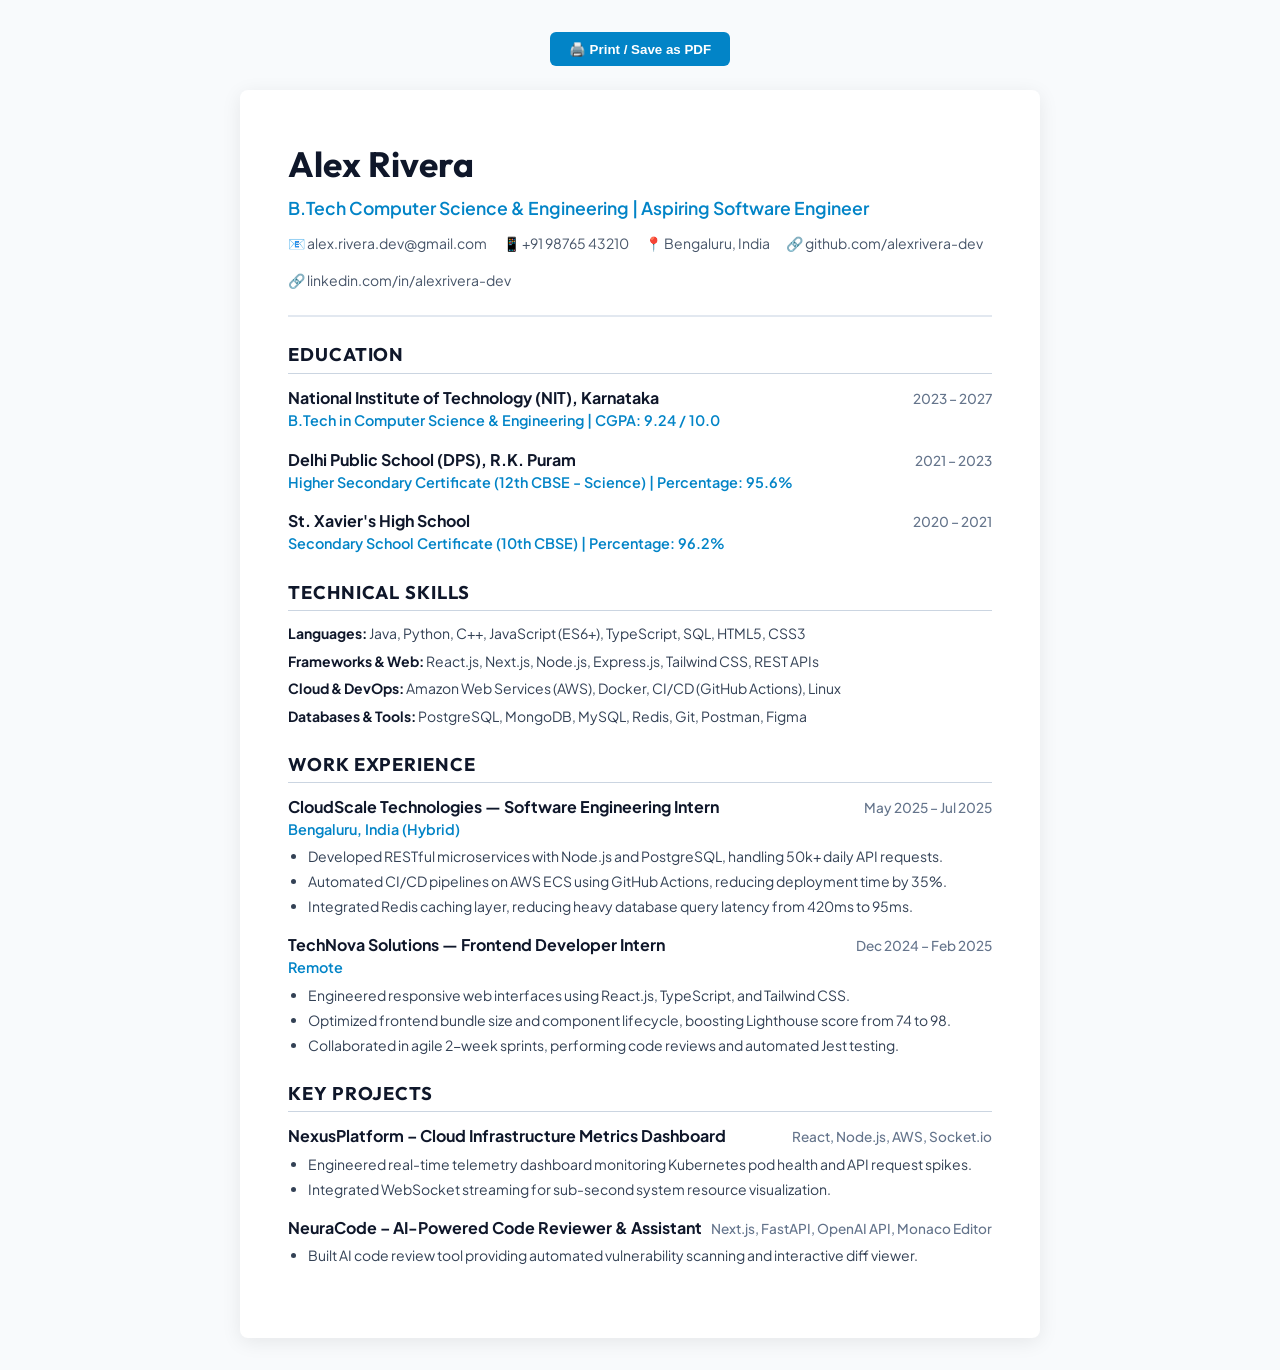
<file: resume/Alex_Rivera_Resume.html>
<!DOCTYPE html>
<html lang="en">
<head>
    <meta charset="UTF-8">
    <meta name="viewport" content="width=device-width, initial-scale=1.0">
    <title>Alex Rivera - Resume</title>
    <link href="https://fonts.googleapis.com/css2?family=Plus+Jakarta+Sans:wght@400;500;600;700&family=Outfit:wght@600;700&family=JetBrains+Mono:wght@400;500&display=swap" rel="stylesheet">
    <style>
        * { box-sizing: border-box; margin: 0; padding: 0; }
        body { font-family: 'Plus Jakarta Sans', sans-serif; color: #1e293b; background: #f8fafc; padding: 2rem 1rem; line-height: 1.5; }
        .resume-page { max-width: 800px; margin: 0 auto; background: #ffffff; padding: 3rem; border-radius: 8px; box-shadow: 0 4px 20px rgba(0,0,0,0.08); }
        .header { border-bottom: 2px solid #e2e8f0; padding-bottom: 1.5rem; margin-bottom: 1.5rem; }
        .name { font-family: 'Outfit', sans-serif; font-size: 2.2rem; font-weight: 700; color: #0f172a; }
        .title { font-size: 1.1rem; color: #0284c7; font-weight: 600; margin-top: 0.25rem; }
        .contacts { display: flex; flex-wrap: wrap; gap: 1rem; margin-top: 0.75rem; font-size: 0.875rem; color: #475569; }
        .section { margin-bottom: 1.5rem; }
        .section-title { font-family: 'Outfit', sans-serif; font-size: 1.15rem; font-weight: 700; color: #0f172a; text-transform: uppercase; letter-spacing: 0.05em; border-bottom: 1.5px solid #cbd5e1; padding-bottom: 0.25rem; margin-bottom: 0.75rem; }
        .item { margin-bottom: 1rem; }
        .item-header { display: flex; justify-content: space-between; align-items: baseline; }
        .item-title { font-weight: 700; font-size: 1rem; color: #0f172a; }
        .item-sub { color: #0284c7; font-weight: 600; font-size: 0.9rem; }
        .item-date { font-size: 0.85rem; color: #64748b; font-weight: 500; }
        ul { padding-left: 1.25rem; margin-top: 0.35rem; font-size: 0.875rem; color: #334155; }
        li { margin-bottom: 0.25rem; }
        .skills-line { font-size: 0.875rem; margin-bottom: 0.4rem; color: #334155; }
        .skills-line strong { color: #0f172a; }
        .print-btn { display: inline-block; background: #0284c7; color: #fff; padding: 0.6rem 1.2rem; border-radius: 6px; text-decoration: none; font-weight: 600; margin-bottom: 1.5rem; cursor: pointer; border: none; }
        @media print {
            body { background: #fff; padding: 0; }
            .resume-page { box-shadow: none; padding: 0; }
            .print-btn { display: none; }
        }
    </style>
</head>
<body>
    <div style="text-align: center;">
        <button class="print-btn" onclick="window.print()">🖨️ Print / Save as PDF</button>
    </div>
    <div class="resume-page">
        <header class="header">
            <h1 class="name">Alex Rivera</h1>
            <div class="title">B.Tech Computer Science & Engineering | Aspiring Software Engineer</div>
            <div class="contacts">
                <span>📧 alex.rivera.dev@gmail.com</span>
                <span>📱 +91 98765 43210</span>
                <span>📍 Bengaluru, India</span>
                <span>🔗 github.com/alexrivera-dev</span>
                <span>🔗 linkedin.com/in/alexrivera-dev</span>
            </div>
        </header>

        <section class="section">
            <h2 class="section-title">Education</h2>
            <div class="item">
                <div class="item-header">
                    <span class="item-title">National Institute of Technology (NIT), Karnataka</span>
                    <span class="item-date">2023 – 2027</span>
                </div>
                <div class="item-sub">B.Tech in Computer Science & Engineering | CGPA: 9.24 / 10.0</div>
            </div>
            <div class="item">
                <div class="item-header">
                    <span class="item-title">Delhi Public School (DPS), R.K. Puram</span>
                    <span class="item-date">2021 – 2023</span>
                </div>
                <div class="item-sub">Higher Secondary Certificate (12th CBSE - Science) | Percentage: 95.6%</div>
            </div>
            <div class="item">
                <div class="item-header">
                    <span class="item-title">St. Xavier's High School</span>
                    <span class="item-date">2020 – 2021</span>
                </div>
                <div class="item-sub">Secondary School Certificate (10th CBSE) | Percentage: 96.2%</div>
            </div>
        </section>

        <section class="section">
            <h2 class="section-title">Technical Skills</h2>
            <div class="skills-line"><strong>Languages:</strong> Java, Python, C++, JavaScript (ES6+), TypeScript, SQL, HTML5, CSS3</div>
            <div class="skills-line"><strong>Frameworks & Web:</strong> React.js, Next.js, Node.js, Express.js, Tailwind CSS, REST APIs</div>
            <div class="skills-line"><strong>Cloud & DevOps:</strong> Amazon Web Services (AWS), Docker, CI/CD (GitHub Actions), Linux</div>
            <div class="skills-line"><strong>Databases & Tools:</strong> PostgreSQL, MongoDB, MySQL, Redis, Git, Postman, Figma</div>
        </section>

        <section class="section">
            <h2 class="section-title">Work Experience</h2>
            <div class="item">
                <div class="item-header">
                    <span class="item-title">CloudScale Technologies — Software Engineering Intern</span>
                    <span class="item-date">May 2025 – Jul 2025</span>
                </div>
                <div class="item-sub">Bengaluru, India (Hybrid)</div>
                <ul>
                    <li>Developed RESTful microservices with Node.js and PostgreSQL, handling 50k+ daily API requests.</li>
                    <li>Automated CI/CD pipelines on AWS ECS using GitHub Actions, reducing deployment time by 35%.</li>
                    <li>Integrated Redis caching layer, reducing heavy database query latency from 420ms to 95ms.</li>
                </ul>
            </div>
            <div class="item">
                <div class="item-header">
                    <span class="item-title">TechNova Solutions — Frontend Developer Intern</span>
                    <span class="item-date">Dec 2024 – Feb 2025</span>
                </div>
                <div class="item-sub">Remote</div>
                <ul>
                    <li>Engineered responsive web interfaces using React.js, TypeScript, and Tailwind CSS.</li>
                    <li>Optimized frontend bundle size and component lifecycle, boosting Lighthouse score from 74 to 98.</li>
                    <li>Collaborated in agile 2-week sprints, performing code reviews and automated Jest testing.</li>
                </ul>
            </div>
        </section>

        <section class="section">
            <h2 class="section-title">Key Projects</h2>
            <div class="item">
                <div class="item-header">
                    <span class="item-title">NexusPlatform – Cloud Infrastructure Metrics Dashboard</span>
                    <span class="item-date">React, Node.js, AWS, Socket.io</span>
                </div>
                <ul>
                    <li>Engineered real-time telemetry dashboard monitoring Kubernetes pod health and API request spikes.</li>
                    <li>Integrated WebSocket streaming for sub-second system resource visualization.</li>
                </ul>
            </div>
            <div class="item">
                <div class="item-header">
                    <span class="item-title">NeuraCode – AI-Powered Code Reviewer & Assistant</span>
                    <span class="item-date">Next.js, FastAPI, OpenAI API, Monaco Editor</span>
                </div>
                <ul>
                    <li>Built AI code review tool providing automated vulnerability scanning and interactive diff viewer.</li>
                </ul>
            </div>
        </section>
    </div>
</body>
</html>
</file>
<file: css/variables.css>
/* ==========================================================================
   Design Tokens & CSS Variables (Dark & Light Mode)
   ========================================================================== */

:root {
    /* Color Palette - Dark Theme Default */
    --bg-primary: #0a0f1d;
    --bg-secondary: #111827;
    --bg-tertiary: #1e293b;
    --bg-card: rgba(17, 24, 39, 0.75);
    --bg-card-hover: rgba(30, 41, 59, 0.85);
    --bg-glass: rgba(15, 23, 42, 0.7);
    --bg-input: rgba(15, 23, 42, 0.6);

    /* Text Colors */
    --text-primary: #f8fafc;
    --text-secondary: #94a3b8;
    --text-muted: #64748b;
    --text-inverse: #0f172a;

    /* Accent & Brand Colors */
    --accent-primary: #38bdf8;         /* Vibrant Sky Blue */
    --accent-secondary: #818cf8;       /* Indigo / Violet */
    --accent-tertiary: #c084fc;        /* Purple */
    --accent-emerald: #34d399;         /* Mint / Emerald for success */
    --accent-amber: #fbbf24;           /* Warm Gold / Highlight */
    --accent-rose: #f43f5e;            /* Crimson Alert */

    /* Gradients */
    --gradient-brand: linear-gradient(135deg, #38bdf8 0%, #818cf8 50%, #c084fc 100%);
    --gradient-hero: radial-gradient(circle at top right, rgba(56, 189, 248, 0.15), transparent 45%),
                     radial-gradient(circle at bottom left, rgba(129, 140, 248, 0.12), transparent 40%);
    --gradient-card: linear-gradient(145deg, rgba(30, 41, 59, 0.5) 0%, rgba(15, 23, 42, 0.7) 100%);
    --gradient-glow: linear-gradient(90deg, #38bdf8, #818cf8, #c084fc);

    /* Borders & Outlines */
    --border-subtle: rgba(255, 255, 255, 0.08);
    --border-medium: rgba(255, 255, 255, 0.14);
    --border-accent: rgba(56, 189, 248, 0.4);
    --border-focus: #38bdf8;

    /* Shadows & Glows */
    --shadow-sm: 0 2px 8px rgba(0, 0, 0, 0.2);
    --shadow-md: 0 8px 24px rgba(0, 0, 0, 0.35);
    --shadow-lg: 0 16px 40px rgba(0, 0, 0, 0.5);
    --shadow-glow: 0 0 25px rgba(56, 189, 248, 0.25);
    --shadow-accent-glow: 0 0 35px rgba(129, 140, 248, 0.3);

    /* Blur & Glassmorphism */
    --blur-glass: blur(14px);
    --blur-overlay: blur(20px);

    /* Typography */
    --font-primary: 'Plus Jakarta Sans', -apple-system, BlinkMacSystemFont, 'Segoe UI', Roboto, sans-serif;
    --font-heading: 'Outfit', -apple-system, BlinkMacSystemFont, 'Segoe UI', sans-serif;
    --font-mono: 'JetBrains Mono', 'Fira Code', Consolas, monospace;

    /* Sizing & Layout */
    --container-max: 1200px;
    --container-padding: 1.5rem;
    --nav-height: 76px;
    --radius-sm: 8px;
    --radius-md: 14px;
    --radius-lg: 20px;
    --radius-full: 9999px;

    /* Transitions */
    --transition-fast: 0.2s cubic-bezier(0.4, 0, 0.2, 1);
    --transition-smooth: 0.3s cubic-bezier(0.4, 0, 0.2, 1);
    --transition-bounce: 0.4s cubic-bezier(0.175, 0.885, 0.32, 1.275);

    /* Z-Index Hierarchy */
    --z-base: 1;
    --z-sticky: 100;
    --z-drawer: 200;
    --z-modal: 500;
    --z-toast: 1000;
}

/* Light Theme Variables Override */
[data-theme="light"] {
    --bg-primary: #f8fafc;
    --bg-secondary: #ffffff;
    --bg-tertiary: #f1f5f9;
    --bg-card: rgba(255, 255, 255, 0.85);
    --bg-card-hover: rgba(255, 255, 255, 0.98);
    --bg-glass: rgba(255, 255, 255, 0.85);
    --bg-input: #ffffff;

    --text-primary: #0f172a;
    --text-secondary: #475569;
    --text-muted: #64748b;
    --text-inverse: #f8fafc;

    --border-subtle: rgba(0, 0, 0, 0.08);
    --border-medium: rgba(0, 0, 0, 0.14);
    --border-accent: rgba(2, 132, 199, 0.4);

    --gradient-hero: radial-gradient(circle at top right, rgba(14, 165, 233, 0.12), transparent 50%),
                     radial-gradient(circle at bottom left, rgba(99, 102, 241, 0.08), transparent 45%);
    --gradient-card: linear-gradient(145deg, #ffffff 0%, #f8fafc 100%);

    --shadow-sm: 0 2px 8px rgba(15, 23, 42, 0.06);
    --shadow-md: 0 8px 24px rgba(15, 23, 42, 0.08);
    --shadow-lg: 0 16px 40px rgba(15, 23, 42, 0.12);
    --shadow-glow: 0 0 25px rgba(14, 165, 233, 0.18);
}
</file>
<file: css/animations.css>
/* ==========================================================================
   Animations & Micro-Interactions
   ========================================================================== */

/* Keyframe Animations */
@keyframes floatBadge {
    0%, 100% {
        transform: translateY(0px) rotate(0deg);
    }
    50% {
        transform: translateY(-8px) rotate(1deg);
    }
}

@keyframes floatAvatar {
    0%, 100% {
        transform: translateY(0px);
    }
    50% {
        transform: translateY(-6px);
    }
}

@keyframes pulseGlow {
    0%, 100% {
        opacity: 0.6;
        transform: scale(1);
    }
    50% {
        opacity: 0.9;
        transform: scale(1.05);
    }
}

@keyframes rippleRing {
    0% {
        box-shadow: 0 0 0 0 rgba(56, 189, 248, 0.4);
    }
    70% {
        box-shadow: 0 0 0 15px rgba(56, 189, 248, 0);
    }
    100% {
        box-shadow: 0 0 0 0 rgba(56, 189, 248, 0);
    }
}

@keyframes statusBlink {
    0%, 100% {
        opacity: 1;
        transform: scale(1);
    }
    50% {
        opacity: 0.4;
        transform: scale(0.85);
    }
}

@keyframes typewriterCursor {
    0%, 100% {
        opacity: 1;
    }
    50% {
        opacity: 0;
    }
}

@keyframes gradientShift {
    0% {
        background-position: 0% 50%;
    }
    50% {
        background-position: 100% 50%;
    }
    100% {
        background-position: 0% 50%;
    }
}

/* Scroll Reveal Base Utility Classes */
.reveal-init {
    opacity: 0;
    transform: translateY(28px);
    transition: opacity 0.7s cubic-bezier(0.16, 1, 0.3, 1),
                transform 0.7s cubic-bezier(0.16, 1, 0.3, 1);
    will-change: opacity, transform;
}

.reveal-init.revealed {
    opacity: 1;
    transform: translateY(0);
}

.reveal-left {
    opacity: 0;
    transform: translateX(-30px);
    transition: opacity 0.7s cubic-bezier(0.16, 1, 0.3, 1),
                transform 0.7s cubic-bezier(0.16, 1, 0.3, 1);
}

.reveal-right {
    opacity: 0;
    transform: translateX(30px);
    transition: opacity 0.7s cubic-bezier(0.16, 1, 0.3, 1),
                transform 0.7s cubic-bezier(0.16, 1, 0.3, 1);
}

.reveal-left.revealed,
.reveal-right.revealed {
    opacity: 1;
    transform: translateX(0);
}

/* Stagger Delays */
.delay-1 { transition-delay: 0.1s; }
.delay-2 { transition-delay: 0.2s; }
.delay-3 { transition-delay: 0.3s; }
.delay-4 { transition-delay: 0.4s; }
.delay-5 { transition-delay: 0.5s; }

/* Dynamic Animated Elements */
.animate-float {
    animation: floatBadge 5s ease-in-out infinite;
}

.animate-float-delayed {
    animation: floatBadge 6s ease-in-out 1.5s infinite;
}

.animate-pulse-glow {
    animation: pulseGlow 4s ease-in-out infinite;
}

.status-dot-pulse {
    animation: statusBlink 2s ease-in-out infinite;
}

.typing-cursor {
    display: inline-block;
    width: 3px;
    height: 1.15em;
    background-color: var(--accent-primary);
    margin-left: 4px;
    vertical-align: text-bottom;
    animation: typewriterCursor 0.9s infinite;
}

/* Hover Micro-Interactions */
.hover-lift {
    transition: transform var(--transition-smooth), box-shadow var(--transition-smooth), border-color var(--transition-smooth);
}

.hover-lift:hover {
    transform: translateY(-5px);
    box-shadow: var(--shadow-lg);
    border-color: var(--border-accent);
}

/* Interactive Button Hover Shimmer */
.btn-shimmer {
    position: relative;
    overflow: hidden;
}

.btn-shimmer::after {
    content: '';
    position: absolute;
    top: -50%;
    left: -60%;
    width: 40%;
    height: 200%;
    background: linear-gradient(
        60deg,
        rgba(255, 255, 255, 0) 0%,
        rgba(255, 255, 255, 0.25) 50%,
        rgba(255, 255, 255, 0) 100%
    );
    transform: rotate(25deg);
    transition: left 0.75s ease;
}

.btn-shimmer:hover::after {
    left: 140%;
}
</file>
<file: css/style.css>
/* ==========================================================================
   Main Stylesheet - Personal Portfolio
   ========================================================================== */

/* 1. Global Reset & Base Styles */
*, *::before, *::after {
    box-sizing: border-box;
    margin: 0;
    padding: 0;
}

html {
    scroll-behavior: smooth;
    scroll-padding-top: calc(var(--nav-height) + 1.5rem);
    font-size: 16px;
}

body {
    font-family: var(--font-primary);
    background-color: var(--bg-primary);
    color: var(--text-primary);
    line-height: 1.65;
    background-image: var(--gradient-hero);
    background-attachment: fixed;
    position: relative;
    overflow-x: hidden;
    -webkit-font-smoothing: antialiased;
    -moz-osx-font-smoothing: grayscale;
    transition: background-color var(--transition-smooth), color var(--transition-smooth);
}

/* Live Wallpaper Canvas */
.live-wallpaper-canvas {
    position: fixed;
    top: 0;
    left: 0;
    width: 100vw;
    height: 100vh;
    pointer-events: none;
    z-index: 0;
    opacity: 0.92;
    transition: opacity var(--transition-smooth);
}

main, .site-header, .site-footer {
    position: relative;
    z-index: 1;
}

a {
    color: inherit;
    text-decoration: none;
    transition: color var(--transition-fast);
}

button {
    font-family: inherit;
    cursor: pointer;
    border: none;
    outline: none;
    background: none;
}

img {
    max-width: 100%;
    height: auto;
    display: block;
}

ul {
    list-style: none;
}

/* 2. Container & Layout Utilities */
.container {
    width: 100%;
    max-width: var(--container-max);
    margin: 0 auto;
    padding: 0 var(--container-padding);
}

.section {
    padding: 6rem 0;
    position: relative;
}

.section-header {
    text-align: center;
    max-width: 700px;
    margin: 0 auto 3.5rem;
}

.section-badge {
    display: inline-flex;
    align-items: center;
    gap: 0.5rem;
    padding: 0.35rem 0.9rem;
    background: rgba(56, 189, 248, 0.1);
    color: var(--accent-primary);
    border: 1px solid rgba(56, 189, 248, 0.25);
    border-radius: var(--radius-full);
    font-size: 0.825rem;
    font-weight: 600;
    letter-spacing: 0.05em;
    text-transform: uppercase;
    margin-bottom: 0.85rem;
}

.section-title {
    font-family: var(--font-heading);
    font-size: 2.35rem;
    font-weight: 700;
    letter-spacing: -0.02em;
    color: var(--text-primary);
    margin-bottom: 0.85rem;
}

.section-subtitle {
    color: var(--text-secondary);
    font-size: 1.05rem;
}

.gradient-text {
    background: var(--gradient-brand);
    -webkit-background-clip: text;
    -webkit-text-fill-color: transparent;
    background-clip: text;
}

/* 3. Buttons & Interactive Links */
.btn {
    display: inline-flex;
    align-items: center;
    justify-content: center;
    gap: 0.55rem;
    padding: 0.8rem 1.6rem;
    border-radius: var(--radius-md);
    font-size: 0.95rem;
    font-weight: 600;
    transition: all var(--transition-smooth);
    white-space: nowrap;
}

.btn-primary {
    background: var(--gradient-brand);
    color: #ffffff;
    box-shadow: 0 4px 18px rgba(56, 189, 248, 0.35);
    border: 1px solid transparent;
}

.btn-primary:hover {
    transform: translateY(-2px);
    box-shadow: 0 8px 25px rgba(56, 189, 248, 0.5);
}

.btn-secondary {
    background: var(--bg-card);
    color: var(--text-primary);
    border: 1px solid var(--border-medium);
    backdrop-filter: var(--blur-glass);
}

.btn-secondary:hover {
    background: var(--bg-card-hover);
    border-color: var(--accent-primary);
    transform: translateY(-2px);
}

.btn-sm {
    padding: 0.5rem 1rem;
    font-size: 0.85rem;
    border-radius: var(--radius-sm);
}

.btn-resume {
    background: linear-gradient(135deg, rgba(56, 189, 248, 0.15), rgba(129, 140, 248, 0.15));
    color: var(--accent-primary);
    border: 1px solid var(--border-accent);
}

.btn-resume:hover {
    background: var(--accent-primary);
    color: #0f172a;
    box-shadow: var(--shadow-glow);
}

/* 4. Sticky Header & Navigation Bar */
.site-header {
    position: fixed;
    top: 0;
    left: 0;
    right: 0;
    height: var(--nav-height);
    background: var(--bg-glass);
    backdrop-filter: var(--blur-glass);
    -webkit-backdrop-filter: var(--blur-glass);
    border-bottom: 1px solid var(--border-subtle);
    z-index: var(--z-sticky);
    transition: all var(--transition-smooth);
}

.site-header.scrolled {
    box-shadow: var(--shadow-md);
    border-bottom-color: var(--border-medium);
}

.nav-container {
    display: flex;
    align-items: center;
    justify-content: space-between;
    height: 100%;
}

.logo {
    display: flex;
    align-items: center;
    gap: 0.6rem;
    font-family: var(--font-heading);
    font-size: 1.35rem;
    font-weight: 700;
    color: var(--text-primary);
}

.logo-badge {
    width: 38px;
    height: 38px;
    background: var(--gradient-brand);
    border-radius: 10px;
    display: flex;
    align-items: center;
    justify-content: center;
    color: #ffffff;
    font-size: 1.1rem;
    font-weight: 800;
    box-shadow: 0 4px 12px rgba(56, 189, 248, 0.35);
}

.nav-menu {
    display: flex;
    align-items: center;
    gap: 1.5rem;
}

.nav-link {
    font-size: 0.925rem;
    font-weight: 500;
    color: var(--text-secondary);
    padding: 0.4rem 0.2rem;
    position: relative;
    transition: color var(--transition-fast);
}

.nav-link:hover,
.nav-link.active {
    color: var(--accent-primary);
}

.nav-link.active::after {
    content: '';
    position: absolute;
    bottom: -2px;
    left: 0;
    width: 100%;
    height: 2px;
    background: var(--gradient-brand);
    border-radius: var(--radius-full);
}

.nav-actions {
    display: flex;
    align-items: center;
    gap: 1rem;
}

.theme-toggle-btn {
    width: 40px;
    height: 40px;
    border-radius: var(--radius-full);
    display: flex;
    align-items: center;
    justify-content: center;
    background: var(--bg-card);
    border: 1px solid var(--border-subtle);
    color: var(--text-secondary);
    transition: all var(--transition-smooth);
}

.theme-toggle-btn:hover {
    color: var(--accent-amber);
    border-color: var(--accent-amber);
    transform: rotate(20deg);
}

.hamburger-btn {
    display: none;
    flex-direction: column;
    justify-content: center;
    gap: 5px;
    width: 40px;
    height: 40px;
    padding: 8px;
    background: var(--bg-card);
    border: 1px solid var(--border-subtle);
    border-radius: var(--radius-sm);
    color: var(--text-primary);
}

.hamburger-btn span {
    display: block;
    width: 100%;
    height: 2px;
    background-color: var(--text-primary);
    border-radius: 2px;
    transition: all var(--transition-smooth);
}

.hamburger-btn.active span:nth-child(1) {
    transform: translateY(7px) rotate(45deg);
}
.hamburger-btn.active span:nth-child(2) {
    opacity: 0;
}
.hamburger-btn.active span:nth-child(3) {
    transform: translateY(-7px) rotate(-45deg);
}

/* Mobile Nav Drawer */
.mobile-drawer {
    position: fixed;
    top: var(--nav-height);
    right: -100%;
    width: 280px;
    height: calc(100vh - var(--nav-height));
    background: var(--bg-secondary);
    border-left: 1px solid var(--border-medium);
    padding: 2rem 1.5rem;
    display: flex;
    flex-direction: column;
    gap: 1.25rem;
    transition: right var(--transition-smooth);
    z-index: var(--z-drawer);
    box-shadow: var(--shadow-lg);
    backdrop-filter: var(--blur-glass);
}

.mobile-drawer.open {
    right: 0;
}

.mobile-nav-link {
    font-size: 1.05rem;
    font-weight: 500;
    color: var(--text-secondary);
    padding: 0.5rem 0;
    display: flex;
    align-items: center;
    gap: 0.75rem;
    border-bottom: 1px solid var(--border-subtle);
}

.mobile-nav-link.active,
.mobile-nav-link:hover {
    color: var(--accent-primary);
    padding-left: 0.5rem;
}

.drawer-overlay {
    position: fixed;
    top: var(--nav-height);
    left: 0;
    width: 100%;
    height: calc(100vh - var(--nav-height));
    background: rgba(0, 0, 0, 0.5);
    opacity: 0;
    pointer-events: none;
    transition: opacity var(--transition-smooth);
    z-index: calc(var(--z-drawer) - 1);
}

.drawer-overlay.active {
    opacity: 1;
    pointer-events: auto;
}

/* 5. Hero Section */
.hero-section {
    min-height: 100vh;
    padding-top: calc(var(--nav-height) + 2rem);
    display: flex;
    align-items: center;
}

.hero-grid {
    display: grid;
    grid-template-columns: 1.2fr 0.9fr;
    gap: 3.5rem;
    align-items: center;
}

.hero-status {
    display: inline-flex;
    align-items: center;
    gap: 0.6rem;
    padding: 0.4rem 1rem;
    background: rgba(52, 211, 153, 0.1);
    border: 1px solid rgba(52, 211, 153, 0.3);
    border-radius: var(--radius-full);
    font-size: 0.85rem;
    color: var(--accent-emerald);
    font-weight: 600;
    margin-bottom: 1.5rem;
}

.status-dot {
    width: 8px;
    height: 8px;
    border-radius: 50%;
    background-color: var(--accent-emerald);
}

.hero-title {
    font-family: var(--font-heading);
    font-size: 3.25rem;
    font-weight: 800;
    line-height: 1.15;
    letter-spacing: -0.03em;
    margin-bottom: 1rem;
}

.hero-typewriter-container {
    font-size: 1.45rem;
    font-weight: 600;
    color: var(--accent-primary);
    min-height: 2.2rem;
    margin-bottom: 1.25rem;
    display: flex;
    align-items: center;
}

.hero-intro {
    font-size: 1.1rem;
    color: var(--text-secondary);
    max-width: 580px;
    margin-bottom: 1rem;
    line-height: 1.7;
}

.hero-tagline {
    font-size: 0.95rem;
    color: var(--text-muted);
    font-style: italic;
    border-left: 3px solid var(--accent-secondary);
    padding-left: 0.85rem;
    margin-bottom: 2rem;
    max-width: 540px;
}

.hero-cta-group {
    display: flex;
    flex-wrap: wrap;
    align-items: center;
    gap: 1rem;
    margin-bottom: 2.5rem;
}

.hero-socials {
    display: flex;
    align-items: center;
    gap: 1rem;
}

.hero-social-label {
    font-size: 0.85rem;
    color: var(--text-muted);
    font-weight: 500;
    text-transform: uppercase;
    letter-spacing: 0.05em;
}

.social-icon-link {
    width: 42px;
    height: 42px;
    border-radius: var(--radius-sm);
    display: flex;
    align-items: center;
    justify-content: center;
    background: var(--bg-card);
    border: 1px solid var(--border-subtle);
    color: var(--text-secondary);
    transition: all var(--transition-smooth);
}

.social-icon-link:hover {
    color: var(--accent-primary);
    border-color: var(--accent-primary);
    transform: translateY(-3px);
    box-shadow: 0 6px 16px rgba(56, 189, 248, 0.25);
}

/* Hero Avatar & Visual Elements */
.hero-visual {
    position: relative;
    display: flex;
    justify-content: center;
    align-items: center;
}

.avatar-wrapper {
    position: relative;
    width: 340px;
    height: 340px;
}

.avatar-ambient-glow {
    position: absolute;
    inset: -15px;
    background: var(--gradient-brand);
    border-radius: 30% 70% 70% 30% / 30% 30% 70% 70%;
    filter: blur(25px);
    opacity: 0.45;
    z-index: 0;
}

.avatar-img-container {
    position: relative;
    width: 100%;
    height: 100%;
    border-radius: 28px;
    overflow: hidden;
    border: 2px solid var(--border-medium);
    box-shadow: var(--shadow-lg);
    background: var(--bg-tertiary);
    z-index: 1;
}

.avatar-img {
    width: 100%;
    height: 100%;
    object-fit: cover;
}

/* Floating Badges on Hero Avatar */
.hero-floating-card {
    position: absolute;
    background: var(--bg-card);
    backdrop-filter: var(--blur-glass);
    border: 1px solid var(--border-medium);
    padding: 0.75rem 1rem;
    border-radius: var(--radius-md);
    display: flex;
    align-items: center;
    gap: 0.75rem;
    box-shadow: var(--shadow-md);
    z-index: 2;
}

.hero-floating-card.card-left {
    bottom: 20px;
    left: -35px;
}

.hero-floating-card.card-right {
    top: 25px;
    right: -25px;
}

.float-icon-box {
    width: 38px;
    height: 38px;
    border-radius: 10px;
    background: rgba(56, 189, 248, 0.15);
    color: var(--accent-primary);
    display: flex;
    align-items: center;
    justify-content: center;
    font-size: 1.1rem;
}

.hero-floating-card.card-right .float-icon-box {
    background: rgba(192, 132, 252, 0.15);
    color: var(--accent-tertiary);
}

.float-text h4 {
    font-size: 0.875rem;
    font-weight: 700;
    color: var(--text-primary);
}

.float-text p {
    font-size: 0.75rem;
    color: var(--text-secondary);
}

/* 6. About Me Section */
.about-grid {
    display: grid;
    grid-template-columns: 1.1fr 0.9fr;
    gap: 3.5rem;
    align-items: start;
}

.about-content h3 {
    font-family: var(--font-heading);
    font-size: 1.85rem;
    font-weight: 700;
    margin-bottom: 1.25rem;
    color: var(--text-primary);
}

.about-bio {
    color: var(--text-secondary);
    font-size: 1.05rem;
    line-height: 1.75;
    margin-bottom: 1.75rem;
}

.about-highlights {
    background: var(--bg-card);
    border: 1px solid var(--border-subtle);
    border-radius: var(--radius-md);
    padding: 1.5rem;
    margin-bottom: 2rem;
}

.about-highlights h4 {
    font-size: 0.95rem;
    font-weight: 700;
    color: var(--accent-primary);
    text-transform: uppercase;
    letter-spacing: 0.05em;
    margin-bottom: 1rem;
    display: flex;
    align-items: center;
    gap: 0.5rem;
}

.career-interest-list {
    display: flex;
    flex-direction: column;
    gap: 0.65rem;
}

.career-interest-item {
    display: flex;
    align-items: center;
    gap: 0.65rem;
    font-size: 0.95rem;
    color: var(--text-secondary);
}

.career-interest-item svg {
    color: var(--accent-emerald);
    flex-shrink: 0;
}

/* Quick Statistics Grid */
.stats-grid {
    display: grid;
    grid-template-columns: repeat(2, 1fr);
    gap: 1.25rem;
}

.stat-card {
    background: var(--gradient-card);
    border: 1px solid var(--border-subtle);
    border-radius: var(--radius-lg);
    padding: 1.75rem 1.25rem;
    text-align: center;
    position: relative;
    overflow: hidden;
}

.stat-icon {
    width: 44px;
    height: 44px;
    border-radius: 12px;
    background: rgba(56, 189, 248, 0.1);
    color: var(--accent-primary);
    display: flex;
    align-items: center;
    justify-content: center;
    margin: 0 auto 1rem;
}

.stat-card:nth-child(2) .stat-icon {
    background: rgba(129, 140, 248, 0.1);
    color: var(--accent-secondary);
}

.stat-card:nth-child(3) .stat-icon {
    background: rgba(192, 132, 252, 0.1);
    color: var(--accent-tertiary);
}

.stat-card:nth-child(4) .stat-icon {
    background: rgba(52, 211, 153, 0.1);
    color: var(--accent-emerald);
}

.stat-number-wrapper {
    font-family: var(--font-heading);
    font-size: 2.35rem;
    font-weight: 800;
    color: var(--text-primary);
    line-height: 1.1;
    margin-bottom: 0.35rem;
}

.stat-label {
    font-size: 0.875rem;
    font-weight: 600;
    color: var(--text-secondary);
    margin-bottom: 0.25rem;
}

.stat-highlight {
    font-size: 0.75rem;
    color: var(--accent-primary);
    font-weight: 500;
}

/* 7. Education Timeline */
.timeline-container {
    position: relative;
    max-width: 860px;
    margin: 0 auto;
}

.timeline-container::before {
    content: '';
    position: absolute;
    top: 0;
    bottom: 0;
    left: 28px;
    width: 3px;
    background: linear-gradient(180deg, var(--accent-primary) 0%, var(--accent-secondary) 50%, var(--accent-tertiary) 100%);
    border-radius: var(--radius-full);
}

.timeline-item {
    position: relative;
    padding-left: 70px;
    margin-bottom: 2.75rem;
}

.timeline-item:last-child {
    margin-bottom: 0;
}

.timeline-node {
    position: absolute;
    left: 14px;
    top: 6px;
    width: 32px;
    height: 32px;
    border-radius: 50%;
    background: var(--bg-primary);
    border: 3px solid var(--accent-primary);
    display: flex;
    align-items: center;
    justify-content: center;
    color: var(--accent-primary);
    z-index: 2;
    box-shadow: 0 0 12px rgba(56, 189, 248, 0.5);
}

.timeline-card {
    background: var(--gradient-card);
    border: 1px solid var(--border-medium);
    border-radius: var(--radius-lg);
    padding: 1.75rem;
    box-shadow: var(--shadow-md);
}

.timeline-header {
    display: flex;
    justify-content: space-between;
    align-items: flex-start;
    flex-wrap: wrap;
    gap: 0.75rem;
    margin-bottom: 0.75rem;
}

.timeline-degree {
    font-family: var(--font-heading);
    font-size: 1.3rem;
    font-weight: 700;
    color: var(--text-primary);
}

.timeline-level {
    font-size: 0.875rem;
    color: var(--accent-primary);
    font-weight: 600;
}

.timeline-badges {
    display: flex;
    align-items: center;
    gap: 0.5rem;
    flex-wrap: wrap;
}

.score-badge {
    padding: 0.35rem 0.8rem;
    background: rgba(52, 211, 153, 0.12);
    border: 1px solid rgba(52, 211, 153, 0.3);
    color: var(--accent-emerald);
    border-radius: var(--radius-full);
    font-size: 0.85rem;
    font-weight: 700;
}

.year-badge {
    padding: 0.35rem 0.8rem;
    background: var(--bg-tertiary);
    border: 1px solid var(--border-subtle);
    color: var(--text-secondary);
    border-radius: var(--radius-full);
    font-size: 0.85rem;
    font-weight: 500;
}

.timeline-institution {
    font-size: 1rem;
    font-weight: 600;
    color: var(--text-secondary);
    margin-bottom: 0.25rem;
    display: flex;
    align-items: center;
    gap: 0.5rem;
}

.timeline-board {
    font-size: 0.85rem;
    color: var(--text-muted);
    margin-bottom: 1rem;
}

.timeline-bullets {
    display: flex;
    flex-direction: column;
    gap: 0.5rem;
}

.timeline-bullets li {
    font-size: 0.925rem;
    color: var(--text-secondary);
    position: relative;
    padding-left: 1.25rem;
}

.timeline-bullets li::before {
    content: '▹';
    position: absolute;
    left: 0;
    color: var(--accent-primary);
    font-weight: bold;
}

/* 8. Categorized Skills Section */
.skills-tabs-container {
    margin-bottom: 2.5rem;
    display: flex;
    justify-content: center;
    gap: 0.75rem;
    flex-wrap: wrap;
}

.skill-tab-btn {
    padding: 0.65rem 1.35rem;
    background: var(--bg-card);
    border: 1px solid var(--border-subtle);
    color: var(--text-secondary);
    border-radius: var(--radius-full);
    font-size: 0.9rem;
    font-weight: 600;
    display: inline-flex;
    align-items: center;
    gap: 0.5rem;
    transition: all var(--transition-smooth);
}

.skill-tab-btn:hover,
.skill-tab-btn.active {
    background: var(--gradient-brand);
    color: #ffffff;
    border-color: transparent;
    box-shadow: 0 4px 15px rgba(56, 189, 248, 0.3);
}

.skills-grid-wrapper {
    display: grid;
    grid-template-columns: repeat(auto-fit, minmax(320px, 1fr));
    gap: 1.75rem;
    margin-bottom: 3.5rem;
}

.skill-category-card {
    background: var(--gradient-card);
    border: 1px solid var(--border-medium);
    border-radius: var(--radius-lg);
    padding: 1.75rem;
}

.category-header {
    display: flex;
    align-items: center;
    gap: 0.75rem;
    margin-bottom: 1.25rem;
    padding-bottom: 0.85rem;
    border-bottom: 1px solid var(--border-subtle);
}

.category-icon {
    width: 38px;
    height: 38px;
    border-radius: 10px;
    background: rgba(56, 189, 248, 0.12);
    color: var(--accent-primary);
    display: flex;
    align-items: center;
    justify-content: center;
}

.category-title {
    font-family: var(--font-heading);
    font-size: 1.15rem;
    font-weight: 700;
    color: var(--text-primary);
}

.skills-pill-list {
    display: flex;
    flex-wrap: wrap;
    gap: 0.65rem;
}

.skill-pill {
    display: inline-flex;
    align-items: center;
    gap: 0.5rem;
    padding: 0.45rem 0.85rem;
    background: var(--bg-tertiary);
    border: 1px solid var(--border-subtle);
    border-radius: var(--radius-md);
    font-size: 0.875rem;
    color: var(--text-primary);
    font-weight: 500;
    transition: all var(--transition-fast);
}

.skill-pill:hover {
    border-color: var(--accent-primary);
    background: rgba(56, 189, 248, 0.1);
    transform: translateY(-2px);
}

.skill-level-tag {
    font-size: 0.7rem;
    padding: 0.15rem 0.45rem;
    border-radius: 4px;
    background: rgba(255, 255, 255, 0.08);
    color: var(--accent-primary);
    font-weight: 600;
}

/* Soft Skills Layout */
.soft-skills-header {
    text-align: center;
    margin-bottom: 2rem;
}

.soft-skills-header h3 {
    font-family: var(--font-heading);
    font-size: 1.65rem;
    font-weight: 700;
    color: var(--text-primary);
    margin-bottom: 0.4rem;
}

.soft-skills-grid {
    display: grid;
    grid-template-columns: repeat(auto-fit, minmax(280px, 1fr));
    gap: 1.25rem;
}

.soft-skill-card {
    background: var(--bg-card);
    border: 1px solid var(--border-subtle);
    border-radius: var(--radius-md);
    padding: 1.5rem;
    display: flex;
    flex-direction: column;
    gap: 0.75rem;
}

.soft-skill-icon-wrapper {
    width: 42px;
    height: 42px;
    border-radius: 12px;
    background: rgba(129, 140, 248, 0.12);
    color: var(--accent-secondary);
    display: flex;
    align-items: center;
    justify-content: center;
}

.soft-skill-card h4 {
    font-family: var(--font-heading);
    font-size: 1.05rem;
    font-weight: 700;
    color: var(--text-primary);
}

.soft-skill-card p {
    font-size: 0.875rem;
    color: var(--text-secondary);
    line-height: 1.6;
}

/* 9. Experience Timeline */
.experience-container {
    max-width: 880px;
    margin: 0 auto;
    display: flex;
    flex-direction: column;
    gap: 2rem;
}

.exp-card {
    background: var(--gradient-card);
    border: 1px solid var(--border-medium);
    border-radius: var(--radius-lg);
    padding: 2rem;
    position: relative;
    overflow: hidden;
}

.exp-header {
    display: flex;
    justify-content: space-between;
    align-items: flex-start;
    flex-wrap: wrap;
    gap: 1rem;
    margin-bottom: 1.25rem;
}

.exp-role-info h3 {
    font-family: var(--font-heading);
    font-size: 1.35rem;
    font-weight: 700;
    color: var(--text-primary);
    margin-bottom: 0.25rem;
}

.exp-company {
    font-size: 1.05rem;
    font-weight: 600;
    color: var(--accent-primary);
}

.exp-meta {
    display: flex;
    align-items: center;
    gap: 0.65rem;
    flex-wrap: wrap;
}

.exp-badge-duration {
    padding: 0.35rem 0.85rem;
    background: var(--bg-tertiary);
    border: 1px solid var(--border-subtle);
    border-radius: var(--radius-full);
    font-size: 0.825rem;
    color: var(--text-secondary);
    font-weight: 500;
}

.exp-badge-type {
    padding: 0.35rem 0.85rem;
    background: rgba(129, 140, 248, 0.12);
    border: 1px solid rgba(129, 140, 248, 0.3);
    border-radius: var(--radius-full);
    font-size: 0.825rem;
    color: var(--accent-secondary);
    font-weight: 600;
}

.exp-location {
    display: flex;
    align-items: center;
    gap: 0.35rem;
    font-size: 0.85rem;
    color: var(--text-muted);
    margin-bottom: 1.25rem;
}

.exp-bullets {
    display: flex;
    flex-direction: column;
    gap: 0.65rem;
    margin-bottom: 1.5rem;
}

.exp-bullets li {
    font-size: 0.925rem;
    color: var(--text-secondary);
    line-height: 1.6;
    position: relative;
    padding-left: 1.35rem;
}

.exp-bullets li::before {
    content: '✦';
    position: absolute;
    left: 0;
    color: var(--accent-primary);
    font-size: 0.85rem;
}

.exp-tech-stack {
    display: flex;
    flex-wrap: wrap;
    gap: 0.5rem;
    padding-top: 1rem;
    border-top: 1px solid var(--border-subtle);
}

.exp-tech-chip {
    font-size: 0.785rem;
    padding: 0.3rem 0.65rem;
    background: var(--bg-tertiary);
    border: 1px solid var(--border-subtle);
    border-radius: var(--radius-sm);
    color: var(--text-muted);
    font-weight: 500;
}

/* 10. Featured Projects Section */
.projects-grid {
    display: grid;
    grid-template-columns: repeat(auto-fit, minmax(340px, 1fr));
    gap: 2rem;
}

.project-card {
    background: var(--gradient-card);
    border: 1px solid var(--border-medium);
    border-radius: var(--radius-lg);
    overflow: hidden;
    display: flex;
    flex-direction: column;
    position: relative;
}

.project-img-wrapper {
    position: relative;
    width: 100%;
    height: 210px;
    overflow: hidden;
    background: var(--bg-tertiary);
}

.project-img {
    width: 100%;
    height: 100%;
    object-fit: cover;
    transition: transform 0.5s ease;
}

.project-card:hover .project-img {
    transform: scale(1.06);
}

.project-tag-badge {
    position: absolute;
    top: 14px;
    right: 14px;
    padding: 0.3rem 0.75rem;
    background: rgba(15, 23, 42, 0.8);
    backdrop-filter: var(--blur-glass);
    border: 1px solid var(--border-medium);
    border-radius: var(--radius-full);
    font-size: 0.75rem;
    font-weight: 700;
    color: var(--accent-primary);
}

.project-body {
    padding: 1.75rem;
    display: flex;
    flex-direction: column;
    flex-grow: 1;
}

.project-category {
    font-size: 0.8rem;
    font-weight: 600;
    color: var(--accent-secondary);
    text-transform: uppercase;
    letter-spacing: 0.05em;
    margin-bottom: 0.4rem;
}

.project-title {
    font-family: var(--font-heading);
    font-size: 1.25rem;
    font-weight: 700;
    color: var(--text-primary);
    margin-bottom: 0.75rem;
    line-height: 1.35;
}

.project-desc {
    font-size: 0.9rem;
    color: var(--text-secondary);
    margin-bottom: 1.25rem;
    line-height: 1.6;
}

.project-problem-box {
    background: rgba(56, 189, 248, 0.06);
    border-left: 3px solid var(--accent-primary);
    padding: 0.75rem 1rem;
    border-radius: 0 var(--radius-sm) var(--radius-sm) 0;
    font-size: 0.85rem;
    color: var(--text-secondary);
    margin-bottom: 1.25rem;
}

.project-problem-box strong {
    color: var(--accent-primary);
    display: block;
    font-size: 0.8rem;
    text-transform: uppercase;
    letter-spacing: 0.03em;
    margin-bottom: 0.2rem;
}

.project-features-list {
    margin-bottom: 1.25rem;
    display: flex;
    flex-direction: column;
    gap: 0.35rem;
}

.project-features-list li {
    font-size: 0.825rem;
    color: var(--text-muted);
    position: relative;
    padding-left: 1.1rem;
}

.project-features-list li::before {
    content: '✓';
    position: absolute;
    left: 0;
    color: var(--accent-emerald);
    font-weight: bold;
}

.project-tech-tags {
    display: flex;
    flex-wrap: wrap;
    gap: 0.45rem;
    margin-top: auto;
    margin-bottom: 1.5rem;
}

.project-tech-tag {
    font-size: 0.75rem;
    padding: 0.25rem 0.6rem;
    background: var(--bg-tertiary);
    border: 1px solid var(--border-subtle);
    border-radius: var(--radius-full);
    color: var(--accent-primary);
    font-weight: 500;
}

.project-links-row {
    display: flex;
    align-items: center;
    gap: 0.75rem;
    padding-top: 1rem;
    border-top: 1px solid var(--border-subtle);
}

/* 11. Hobbies & Personal Interests */
.hobbies-grid {
    display: grid;
    grid-template-columns: repeat(auto-fit, minmax(280px, 1fr));
    gap: 1.5rem;
}

.hobby-card {
    background: var(--gradient-card);
    border: 1px solid var(--border-subtle);
    border-radius: var(--radius-lg);
    padding: 1.75rem;
    display: flex;
    flex-direction: column;
    gap: 0.85rem;
    position: relative;
    overflow: hidden;
}

.hobby-top {
    display: flex;
    align-items: center;
    justify-content: space-between;
}

.hobby-icon-box {
    width: 44px;
    height: 44px;
    border-radius: 12px;
    background: rgba(192, 132, 252, 0.12);
    color: var(--accent-tertiary);
    display: flex;
    align-items: center;
    justify-content: center;
}

.hobby-tag {
    font-size: 0.75rem;
    padding: 0.25rem 0.65rem;
    background: var(--bg-tertiary);
    border: 1px solid var(--border-subtle);
    border-radius: var(--radius-full);
    color: var(--text-muted);
    font-weight: 600;
}

.hobby-title {
    font-family: var(--font-heading);
    font-size: 1.15rem;
    font-weight: 700;
    color: var(--text-primary);
}

.hobby-desc {
    font-size: 0.875rem;
    color: var(--text-secondary);
    line-height: 1.6;
}

/* 12. Contact Section */
.contact-grid {
    display: grid;
    grid-template-columns: 0.9fr 1.2fr;
    gap: 3rem;
    align-items: start;
}

.contact-info-panel {
    display: flex;
    flex-direction: column;
    gap: 1.5rem;
}

.contact-card-item {
    background: var(--gradient-card);
    border: 1px solid var(--border-subtle);
    border-radius: var(--radius-md);
    padding: 1.35rem;
    display: flex;
    align-items: center;
    gap: 1rem;
    position: relative;
}

.contact-icon-box {
    width: 46px;
    height: 46px;
    border-radius: 12px;
    background: rgba(56, 189, 248, 0.12);
    color: var(--accent-primary);
    display: flex;
    align-items: center;
    justify-content: center;
    flex-shrink: 0;
}

.contact-details h4 {
    font-size: 0.825rem;
    text-transform: uppercase;
    letter-spacing: 0.05em;
    color: var(--text-muted);
    margin-bottom: 0.2rem;
}

.contact-details p,
.contact-details a {
    font-size: 0.95rem;
    font-weight: 600;
    color: var(--text-primary);
}

.copy-btn {
    margin-left: auto;
    width: 34px;
    height: 34px;
    border-radius: var(--radius-sm);
    display: flex;
    align-items: center;
    justify-content: center;
    background: var(--bg-tertiary);
    border: 1px solid var(--border-subtle);
    color: var(--text-secondary);
    transition: all var(--transition-fast);
}

.copy-btn:hover {
    color: var(--accent-primary);
    border-color: var(--accent-primary);
}

/* Contact Form */
.contact-form-card {
    background: var(--gradient-card);
    border: 1px solid var(--border-medium);
    border-radius: var(--radius-lg);
    padding: 2.25rem;
    box-shadow: var(--shadow-md);
}

.form-group {
    margin-bottom: 1.35rem;
}

.form-group label {
    display: block;
    font-size: 0.875rem;
    font-weight: 600;
    color: var(--text-primary);
    margin-bottom: 0.45rem;
}

.form-input,
.form-textarea {
    width: 100%;
    padding: 0.85rem 1.1rem;
    background: var(--bg-input);
    border: 1px solid var(--border-medium);
    border-radius: var(--radius-md);
    font-family: inherit;
    font-size: 0.95rem;
    color: var(--text-primary);
    transition: all var(--transition-smooth);
}

.form-input:focus,
.form-textarea:focus {
    border-color: var(--border-focus);
    box-shadow: 0 0 0 3px rgba(56, 189, 248, 0.25);
    background: var(--bg-card-hover);
}

.form-textarea {
    min-height: 130px;
    resize: vertical;
}

.form-error-msg {
    color: var(--accent-rose);
    font-size: 0.75rem;
    margin-top: 0.35rem;
    display: none;
}

.form-input.invalid,
.form-textarea.invalid {
    border-color: var(--accent-rose);
}

.form-input.invalid + .form-error-msg,
.form-textarea.invalid + .form-error-msg {
    display: block;
}

/* 13. Toast Notification */
.toast-container {
    position: fixed;
    bottom: 25px;
    right: 25px;
    z-index: var(--z-toast);
    display: flex;
    flex-direction: column;
    gap: 0.75rem;
    pointer-events: none;
}

.toast {
    pointer-events: auto;
    background: var(--bg-secondary);
    border: 1px solid var(--border-medium);
    box-shadow: var(--shadow-lg);
    padding: 1rem 1.25rem;
    border-radius: var(--radius-md);
    display: flex;
    align-items: center;
    gap: 0.75rem;
    color: var(--text-primary);
    font-size: 0.9rem;
    transform: translateY(30px);
    opacity: 0;
    transition: all var(--transition-smooth);
}

.toast.show {
    transform: translateY(0);
    opacity: 1;
}

.toast.toast-success {
    border-left: 4px solid var(--accent-emerald);
}

.toast.toast-info {
    border-left: 4px solid var(--accent-primary);
}

/* 14. Footer */
.site-footer {
    background: var(--bg-secondary);
    border-top: 1px solid var(--border-subtle);
    padding: 4rem 0 2rem;
    margin-top: 4rem;
}

.footer-top {
    display: grid;
    grid-template-columns: 1.5fr 1fr 1fr;
    gap: 3rem;
    margin-bottom: 3rem;
}

.footer-brand p {
    color: var(--text-secondary);
    font-size: 0.95rem;
    max-width: 360px;
    margin: 1rem 0 1.5rem;
}

.footer-links h4 {
    font-family: var(--font-heading);
    font-size: 1.05rem;
    font-weight: 700;
    color: var(--text-primary);
    margin-bottom: 1.2rem;
}

.footer-nav-list {
    display: flex;
    flex-direction: column;
    gap: 0.65rem;
}

.footer-nav-list a {
    font-size: 0.9rem;
    color: var(--text-secondary);
    transition: color var(--transition-fast);
}

.footer-nav-list a:hover {
    color: var(--accent-primary);
    padding-left: 0.35rem;
}

.footer-bottom {
    display: flex;
    justify-content: space-between;
    align-items: center;
    flex-wrap: wrap;
    gap: 1rem;
    padding-top: 2rem;
    border-top: 1px solid var(--border-subtle);
    font-size: 0.875rem;
    color: var(--text-muted);
}

.back-to-top-btn {
    width: 38px;
    height: 38px;
    border-radius: var(--radius-sm);
    background: var(--bg-tertiary);
    border: 1px solid var(--border-subtle);
    color: var(--text-secondary);
    display: flex;
    align-items: center;
    justify-content: center;
    transition: all var(--transition-smooth);
}

.back-to-top-btn:hover {
    background: var(--accent-primary);
    color: #0f172a;
    transform: translateY(-3px);
}

/* 15. Responsive Media Queries */
@media (max-width: 1024px) {
    .hero-grid {
        grid-template-columns: 1fr;
        text-align: center;
        gap: 2.5rem;
    }

    .hero-intro,
    .hero-tagline {
        margin-left: auto;
        margin-right: auto;
    }

    .hero-typewriter-container {
        justify-content: center;
    }

    .hero-cta-group,
    .hero-socials {
        justify-content: center;
    }

    .hero-visual {
        order: -1;
    }

    .about-grid,
    .contact-grid {
        grid-template-columns: 1fr;
        gap: 2.5rem;
    }

    .footer-top {
        grid-template-columns: 1fr 1fr;
    }
}

@media (max-width: 768px) {
    .nav-menu,
    .nav-actions .btn-resume {
        display: none;
    }

    .hamburger-btn {
        display: flex;
    }

    .section {
        padding: 4.5rem 0;
    }

    .hero-title {
        font-size: 2.35rem;
    }

    .section-title {
        font-size: 1.85rem;
    }

    .avatar-wrapper {
        width: 270px;
        height: 270px;
    }

    .hero-floating-card.card-left {
        left: -10px;
        bottom: 10px;
    }

    .hero-floating-card.card-right {
        right: -10px;
        top: 10px;
    }

    .stats-grid {
        grid-template-columns: 1fr;
    }

    .timeline-container::before {
        left: 20px;
    }

    .timeline-item {
        padding-left: 55px;
    }

    .timeline-node {
        left: 6px;
    }

    .footer-top {
        grid-template-columns: 1fr;
        gap: 2rem;
    }

    .footer-bottom {
        flex-direction: column;
        text-align: center;
    }
}
</file>
